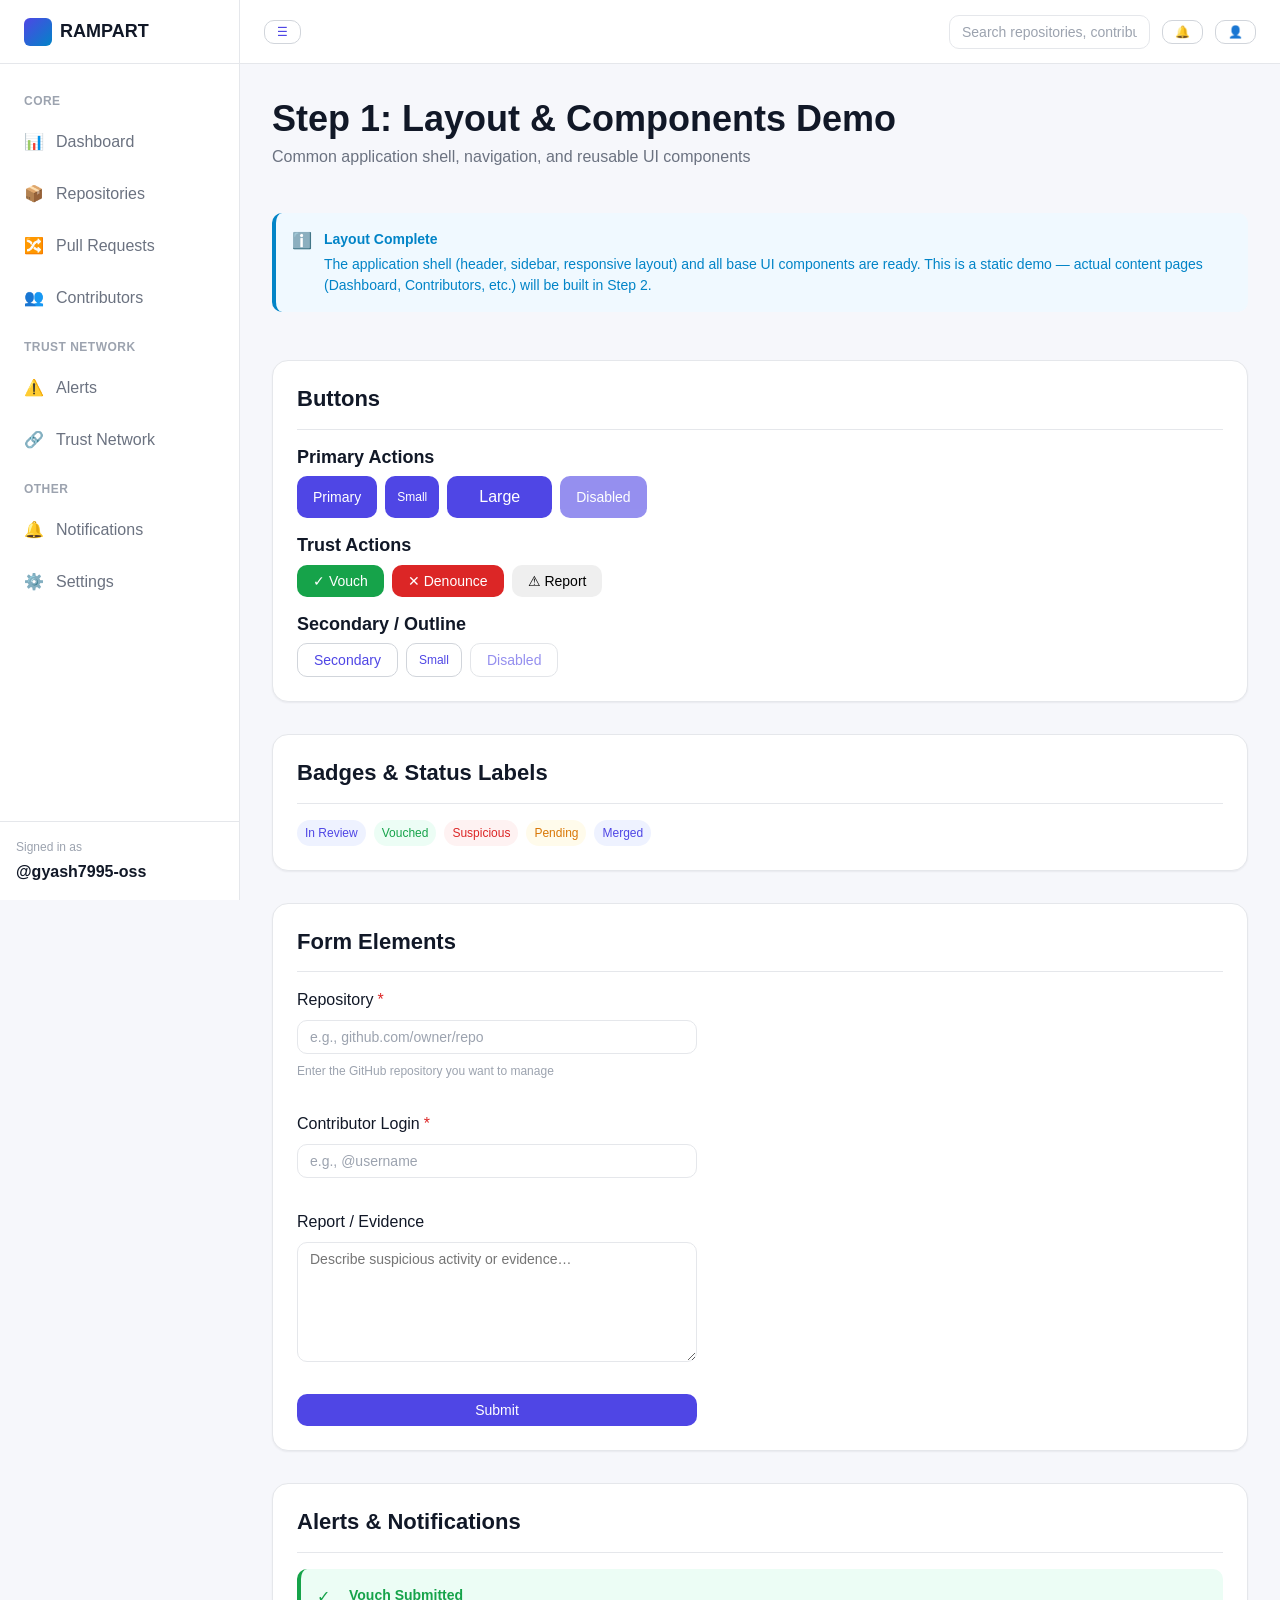
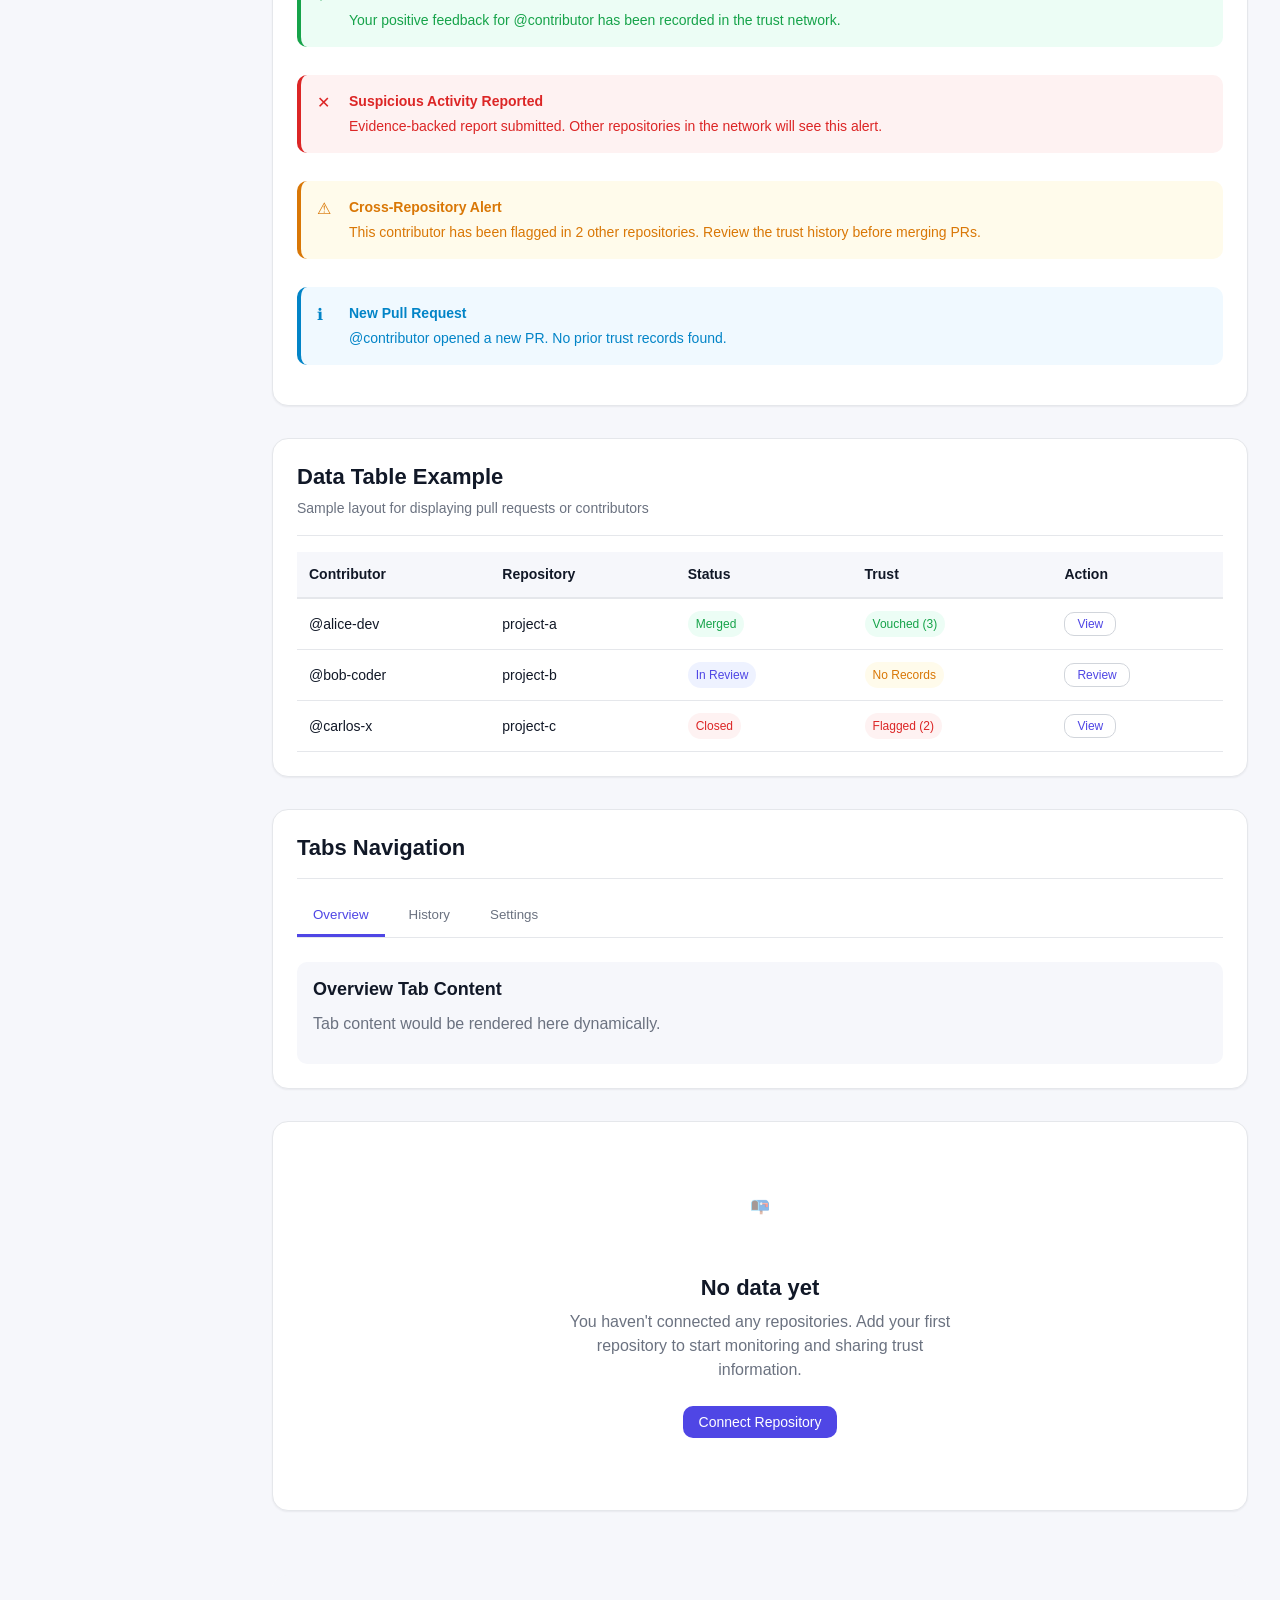
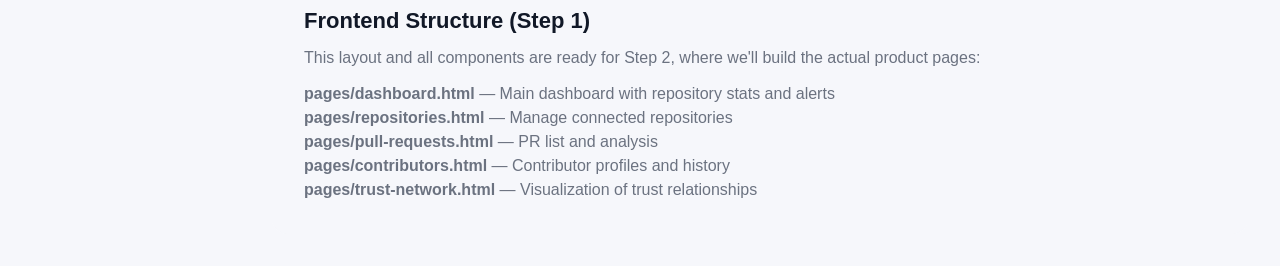
<file: index.html>
<!DOCTYPE html>
<html lang="en">
  <head>
    <meta charset="UTF-8" />
    <meta name="viewport" content="width=device-width, initial-scale=1.0" />
    <title>RAMPART — Decentralized Trust Network for Open Source</title>

    <!-- Design system: variables and base styles -->
    <link rel="stylesheet" href="css/variables.css" />
    <link rel="stylesheet" href="css/base.css" />
    <link rel="stylesheet" href="css/layout.css" />
    <link rel="stylesheet" href="css/components.css" />

    <link rel="icon" type="image/svg+xml" href="data:image/svg+xml,<svg xmlns='http://www.w3.org/2000/svg' viewBox='0 0 100 100'><rect fill='%234f46e5' width='100' height='100' rx='20'/><text x='50' y='65' font-size='60' font-weight='bold' text-anchor='middle' fill='white'>R</text></svg>" />
  </head>

  <body>
    <!-- Application Shell: Header, Sidebar, Main Content -->
    <div class="app-shell" data-page="layout-demo">
      <!-- ================================================================
           SIDEBAR / Navigation
           ================================================================ -->
      <aside class="app-sidebar">
        <!-- Brand -->
        <div class="app-sidebar__brand">
          <div class="app-sidebar__brand-mark"></div>
          <div class="app-sidebar__brand-name">RAMPART</div>
        </div>

        <!-- Main Navigation -->
        <nav class="app-sidebar__nav">
          <!-- Core Features -->
          <div class="app-sidebar__section-label">Core</div>
          <a href="pages/dashboard.html" class="nav-link is-active" data-page="dashboard">
            <span class="nav-link__icon">📊</span>
            <span class="nav-link__label">Dashboard</span>
          </a>
          <a href="pages/repositories.html" class="nav-link" data-page="repositories">
            <span class="nav-link__icon">📦</span>
            <span class="nav-link__label">Repositories</span>
          </a>
          <a href="pages/pull-requests.html" class="nav-link" data-page="pull-requests">
            <span class="nav-link__icon">🔀</span>
            <span class="nav-link__label">Pull Requests</span>
          </a>
          <a href="pages/contributors.html" class="nav-link" data-page="contributors">
            <span class="nav-link__icon">👥</span>
            <span class="nav-link__label">Contributors</span>
          </a>

          <!-- Trust Actions -->
          <div class="app-sidebar__section-label">Trust Network</div>
          <a href="pages/alerts.html" class="nav-link" data-page="alerts">
            <span class="nav-link__icon">⚠️</span>
            <span class="nav-link__label">Alerts</span>
          </a>
          <a href="pages/trust-network.html" class="nav-link" data-page="trust-network">
            <span class="nav-link__icon">🔗</span>
            <span class="nav-link__label">Trust Network</span>
          </a>

          <!-- Settings -->
          <div class="app-sidebar__section-label">Other</div>
          <a href="pages/notifications.html" class="nav-link" data-page="notifications">
            <span class="nav-link__icon">🔔</span>
            <span class="nav-link__label">Notifications</span>
          </a>
          <a href="#settings" class="nav-link" data-page="settings">
            <span class="nav-link__icon">⚙️</span>
            <span class="nav-link__label">Settings</span>
          </a>
        </nav>

        <!-- Sidebar Footer (User Info / Logout) -->
        <div class="app-sidebar__footer">
          <div style="font-size: var(--font-size-xs); color: var(--color-text-muted);">
            Signed in as
          </div>
          <div style="font-weight: var(--font-weight-semibold); margin-top: var(--space-1);">
            @gyash7995-oss
          </div>
        </div>
      </aside>

      <!-- ================================================================
           HEADER / Top Bar
           ================================================================ -->
      <header class="app-header">
        <div class="app-header__left">
          <button class="btn btn-secondary btn-sm app-header__menu-toggle" title="Toggle menu">
            ☰
          </button>
        </div>

        <div class="app-header__right">
          <input
            type="text"
            class="form-input app-header__search"
            placeholder="Search repositories, contributors…"
            aria-label="Search"
          />
          <button class="btn btn-secondary btn-sm" title="Notifications">
            🔔
          </button>
          <button class="btn btn-secondary btn-sm" title="Profile">
            👤
          </button>
        </div>
      </header>

      <!-- ================================================================
           MAIN CONTENT AREA
           ================================================================ -->
      <main class="app-main">
        <div class="app-main__inner">
          <!-- Page Header -->
          <div class="page-header">
            <div class="page-header__title">
              <h1>Step 1: Layout & Components Demo</h1>
              <p class="text-secondary">
                Common application shell, navigation, and reusable UI components
              </p>
            </div>
          </div>

          <!-- Info Alert -->
          <div class="alert alert-info">
            <div class="alert__icon">ℹ️</div>
            <div class="alert__content">
              <div class="alert__title">Layout Complete</div>
              <div class="alert__message">
                The application shell (header, sidebar, responsive layout) and
                all base UI components are ready. This is a static demo — actual
                content pages (Dashboard, Contributors, etc.) will be built in
                Step 2.
              </div>
            </div>
          </div>

          <!-- Component Showcase: Buttons -->
          <section class="card">
            <div class="card__header">
              <h2 class="card__title">Buttons</h2>
            </div>

            <div style="display: grid; gap: var(--space-4);">
              <div>
                <h4 style="margin-bottom: var(--space-2);">Primary Actions</h4>
                <div style="display: flex; gap: var(--space-2); flex-wrap: wrap;">
                  <button class="btn btn-primary">Primary</button>
                  <button class="btn btn-primary btn-sm">Small</button>
                  <button class="btn btn-primary btn-lg">Large</button>
                  <button class="btn btn-primary" disabled>Disabled</button>
                </div>
              </div>

              <div>
                <h4 style="margin-bottom: var(--space-2);">Trust Actions</h4>
                <div style="display: flex; gap: var(--space-2); flex-wrap: wrap;">
                  <button class="btn btn-success">✓ Vouch</button>
                  <button class="btn btn-danger">✕ Denounce</button>
                  <button class="btn btn-warning">⚠ Report</button>
                </div>
              </div>

              <div>
                <h4 style="margin-bottom: var(--space-2);">Secondary / Outline</h4>
                <div style="display: flex; gap: var(--space-2); flex-wrap: wrap;">
                  <button class="btn btn-secondary">Secondary</button>
                  <button class="btn btn-secondary btn-sm">Small</button>
                  <button class="btn btn-secondary" disabled>Disabled</button>
                </div>
              </div>
            </div>
          </section>

          <!-- Component Showcase: Badges -->
          <section class="card">
            <div class="card__header">
              <h2 class="card__title">Badges & Status Labels</h2>
            </div>

            <div style="display: flex; gap: var(--space-2); flex-wrap: wrap;">
              <span class="badge badge-primary">In Review</span>
              <span class="badge badge-success">Vouched</span>
              <span class="badge badge-danger">Suspicious</span>
              <span class="badge badge-warning">Pending</span>
              <span class="badge badge-primary">Merged</span>
            </div>
          </section>

          <!-- Component Showcase: Form Elements -->
          <section class="card">
            <div class="card__header">
              <h2 class="card__title">Form Elements</h2>
            </div>

            <div style="max-width: 400px; display: grid; gap: var(--space-4);">
              <div class="form-group">
                <label class="form-label required">Repository</label>
                <input
                  type="text"
                  class="form-input"
                  placeholder="e.g., github.com/owner/repo"
                />
                <div class="form-help">
                  Enter the GitHub repository you want to manage
                </div>
              </div>

              <div class="form-group">
                <label class="form-label required">Contributor Login</label>
                <input
                  type="text"
                  class="form-input"
                  placeholder="e.g., @username"
                />
              </div>

              <div class="form-group">
                <label class="form-label">Report / Evidence</label>
                <textarea
                  class="form-textarea"
                  placeholder="Describe suspicious activity or evidence…"
                ></textarea>
              </div>

              <button class="btn btn-primary">Submit</button>
            </div>
          </section>

          <!-- Component Showcase: Alerts -->
          <section class="card">
            <div class="card__header">
              <h2 class="card__title">Alerts & Notifications</h2>
            </div>

            <div style="display: grid; gap: var(--space-3);">
              <div class="alert alert-success">
                <div class="alert__icon">✓</div>
                <div class="alert__content">
                  <div class="alert__title">Vouch Submitted</div>
                  <div class="alert__message">
                    Your positive feedback for @contributor has been recorded
                    in the trust network.
                  </div>
                </div>
              </div>

              <div class="alert alert-danger">
                <div class="alert__icon">✕</div>
                <div class="alert__content">
                  <div class="alert__title">Suspicious Activity Reported</div>
                  <div class="alert__message">
                    Evidence-backed report submitted. Other repositories in the
                    network will see this alert.
                  </div>
                </div>
              </div>

              <div class="alert alert-warning">
                <div class="alert__icon">⚠</div>
                <div class="alert__content">
                  <div class="alert__title">Cross-Repository Alert</div>
                  <div class="alert__message">
                    This contributor has been flagged in 2 other repositories.
                    Review the trust history before merging PRs.
                  </div>
                </div>
              </div>

              <div class="alert alert-info">
                <div class="alert__icon">ℹ</div>
                <div class="alert__content">
                  <div class="alert__title">New Pull Request</div>
                  <div class="alert__message">
                    @contributor opened a new PR. No prior trust records found.
                  </div>
                </div>
              </div>
            </div>
          </section>

          <!-- Component Showcase: Tables (data layout) -->
          <section class="card">
            <div class="card__header">
              <h2 class="card__title">Data Table Example</h2>
              <p class="card__subtitle">
                Sample layout for displaying pull requests or contributors
              </p>
            </div>

            <table class="table">
              <thead>
                <tr>
                  <th>Contributor</th>
                  <th>Repository</th>
                  <th>Status</th>
                  <th>Trust</th>
                  <th>Action</th>
                </tr>
              </thead>
              <tbody>
                <tr>
                  <td>@alice-dev</td>
                  <td>project-a</td>
                  <td><span class="badge badge-success">Merged</span></td>
                  <td>
                    <span class="badge badge-success">Vouched (3)</span>
                  </td>
                  <td>
                    <button class="btn btn-secondary btn-sm">View</button>
                  </td>
                </tr>
                <tr>
                  <td>@bob-coder</td>
                  <td>project-b</td>
                  <td><span class="badge badge-primary">In Review</span></td>
                  <td><span class="badge badge-warning">No Records</span></td>
                  <td>
                    <button class="btn btn-secondary btn-sm">Review</button>
                  </td>
                </tr>
                <tr>
                  <td>@carlos-x</td>
                  <td>project-c</td>
                  <td><span class="badge badge-danger">Closed</span></td>
                  <td>
                    <span class="badge badge-danger">Flagged (2)</span>
                  </td>
                  <td>
                    <button class="btn btn-secondary btn-sm">View</button>
                  </td>
                </tr>
              </tbody>
            </table>
          </section>

          <!-- Component Showcase: Tabs -->
          <section class="card">
            <div class="card__header">
              <h2 class="card__title">Tabs Navigation</h2>
            </div>

            <div class="tabs">
              <button class="tabs__tab is-active" data-tab="overview">Overview</button>
              <button class="tabs__tab" data-tab="history">History</button>
              <button class="tabs__tab" data-tab="settings">Settings</button>
            </div>

            <div style="padding: var(--space-4); background-color: var(--color-bg); border-radius: var(--radius-md);">
              <h4>Overview Tab Content</h4>
              <p>Tab content would be rendered here dynamically.</p>
            </div>
          </section>

          <!-- Component Showcase: Empty State -->
          <section class="card">
            <div class="empty-state">
              <div class="empty-state__icon">📭</div>
              <h3 class="empty-state__title">No data yet</h3>
              <p class="empty-state__message">
                You haven't connected any repositories. Add your first
                repository to start monitoring and sharing trust information.
              </p>
              <button class="btn btn-primary empty-state__action">
                Connect Repository
              </button>
            </div>
          </section>

          <!-- Documentation Footer -->
          <section style="padding: var(--space-6); background-color: var(--color-bg); border-radius: var(--radius-lg); margin-top: var(--space-6);">
            <h3>Frontend Structure (Step 1)</h3>
            <p class="text-secondary">
              This layout and all components are ready for Step 2, where we'll
              build the actual product pages:
            </p>
            <ul style="color: var(--color-text-secondary); margin-top: var(--space-3);">
              <li>
                <strong>pages/dashboard.html</strong> — Main dashboard with
                repository stats and alerts
              </li>
              <li>
                <strong>pages/repositories.html</strong> — Manage connected
                repositories
              </li>
              <li>
                <strong>pages/pull-requests.html</strong> — PR list and analysis
              </li>
              <li>
                <strong>pages/contributors.html</strong> — Contributor profiles
                and history
              </li>
              <li>
                <strong>pages/trust-network.html</strong> — Visualization of
                trust relationships
              </li>
            </ul>
          </section>
        </div>
      </main>
    </div>

    <!-- Overlay for mobile nav -->
    <div class="app-overlay"></div>

    <!-- Main application script -->
    <script src="js/app.js"></script>
  </body>
</html>
</file>
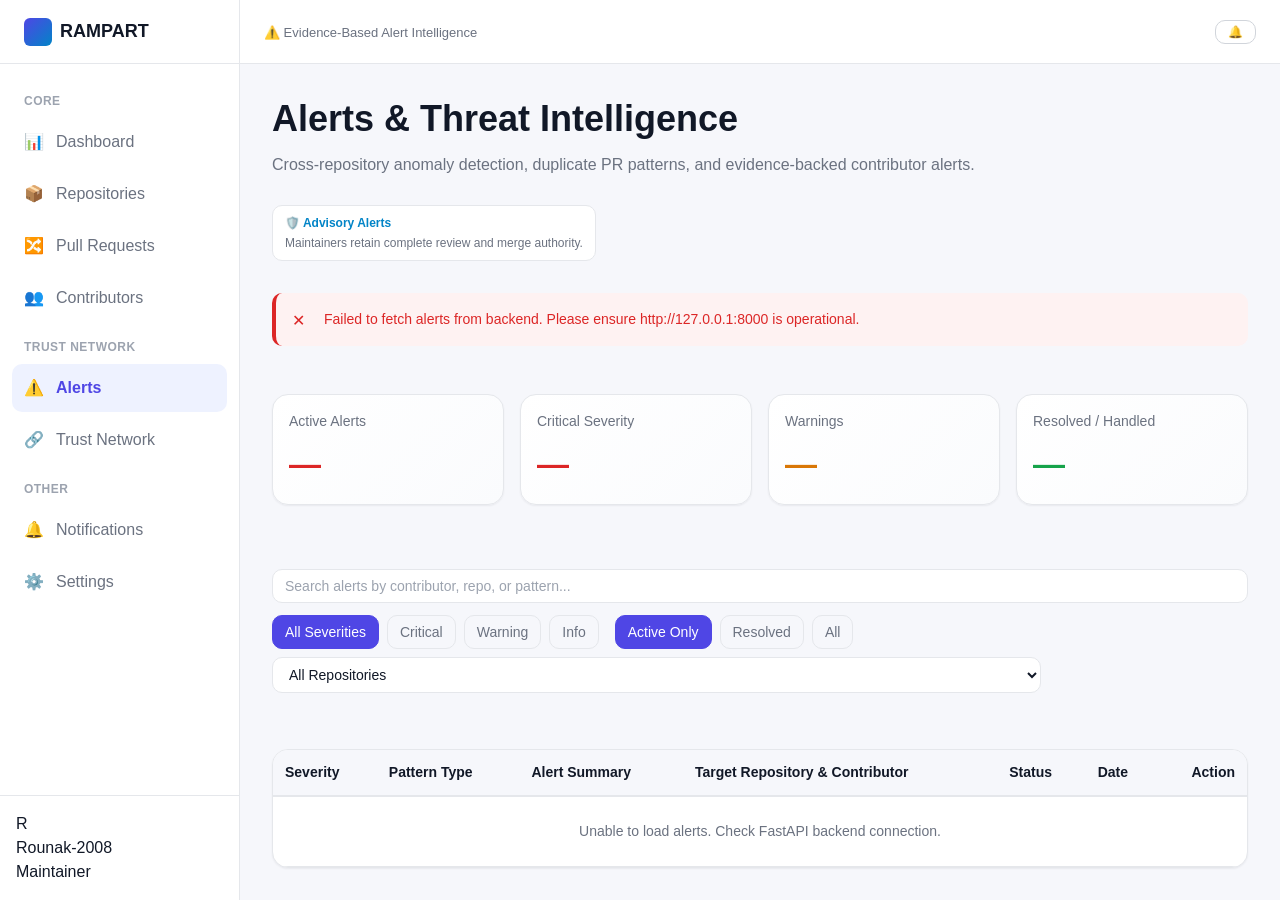
<file: pages/alerts.html>
<!DOCTYPE html>
<html lang="en">
  <head>
    <meta charset="UTF-8" />
    <meta name="viewport" content="width=device-width, initial-scale=1.0" />
    <title>Alerts — RAMPART</title>

    <!-- Design system -->
    <link rel="stylesheet" href="../css/variables.css" />
    <link rel="stylesheet" href="../css/base.css" />
    <link rel="stylesheet" href="../css/layout.css" />
    <link rel="stylesheet" href="../css/components.css" />

    <!-- Page-specific styles -->
    <style>
      .alerts-overview-grid {
        display: grid;
        grid-template-columns: repeat(auto-fit, minmax(220px, 1fr));
        gap: var(--space-4);
        margin-bottom: var(--space-6);
      }

      .alert-stat-card {
        background: linear-gradient(135deg, var(--color-surface) 0%, #fafbfd 100%);
        border: 1px solid var(--color-border);
        border-radius: var(--radius-lg);
        padding: var(--space-4);
        box-shadow: var(--shadow-sm);
        transition: all var(--transition-base);
      }

      .alert-stat-card:hover {
        box-shadow: var(--shadow-md);
        border-color: var(--color-primary);
      }

      .alert-stat-card__label {
        font-size: var(--font-size-sm);
        color: var(--color-text-secondary);
        font-weight: var(--font-weight-medium);
        margin-bottom: var(--space-2);
      }

      .alert-stat-card__value {
        font-size: 2rem;
        font-weight: var(--font-weight-bold);
        color: var(--color-text-primary);
      }

      /* Controls */
      .alerts-controls {
        display: flex;
        gap: var(--space-3);
        margin-bottom: var(--space-5);
        flex-wrap: wrap;
        align-items: center;
      }

      .alerts-search {
        flex: 1;
        min-width: 240px;
      }

      .alerts-filters {
        display: flex;
        gap: var(--space-2);
        flex-wrap: wrap;
      }

      .filter-btn {
        padding: var(--space-2) var(--space-3);
        background: transparent;
        border: 1px solid var(--color-border);
        border-radius: var(--radius-md);
        font-size: var(--font-size-sm);
        cursor: pointer;
        transition: all var(--transition-fast);
        color: var(--color-text-secondary);
      }

      .filter-btn:hover {
        border-color: var(--color-primary);
        color: var(--color-primary);
        background-color: var(--color-primary-light);
      }

      .filter-btn.active {
        background-color: var(--color-primary);
        border-color: var(--color-primary);
        color: white;
      }

      /* Alerts Table */
      .alerts-table-container {
        background: var(--color-surface);
        border: 1px solid var(--color-border);
        border-radius: var(--radius-lg);
        overflow-x: auto;
        box-shadow: var(--shadow-sm);
        -webkit-overflow-scrolling: touch;
      }

      #alerts-table {
        width: 100%;
        min-width: 700px;
      }

      .severity-badge {
        display: inline-flex;
        align-items: center;
        gap: 6px;
        padding: 4px 10px;
        border-radius: var(--radius-full);
        font-size: var(--font-size-xs);
        font-weight: var(--font-weight-bold);
        text-transform: uppercase;
        letter-spacing: 0.03em;
      }

      .severity-critical, .severity-high {
        background: #fee2e2;
        color: #b91c1c;
        border: 1px solid #fecaca;
      }

      .severity-warning, .severity-medium {
        background: #fef3c7;
        color: #b45309;
        border: 1px solid #fde68a;
      }

      .severity-info, .severity-low {
        background: #e0f2fe;
        color: #0369a1;
        border: 1px solid #bae6fd;
      }

      .alert-msg-cell {
        max-width: 380px;
      }

      .alert-msg-title {
        font-weight: var(--font-weight-semibold);
        color: var(--color-text-primary);
        line-height: 1.35;
      }

      .alert-msg-desc {
        font-size: var(--font-size-xs);
        color: var(--color-text-secondary);
        margin-top: 3px;
        white-space: nowrap;
        overflow: hidden;
        text-overflow: ellipsis;
      }

      /* Modal */
      .modal {
        display: none;
        position: fixed;
        inset: 0;
        background: rgba(17, 24, 39, 0.55);
        z-index: var(--z-overlay);
        align-items: center;
        justify-content: center;
        padding: var(--space-4);
      }

      .modal.open {
        display: flex;
      }

      .modal__content {
        background: var(--color-surface);
        border-radius: var(--radius-lg);
        padding: var(--space-6);
        max-width: 600px;
        width: 100%;
        max-height: 90vh;
        overflow-y: auto;
        box-shadow: var(--shadow-lg);
        animation: slideUp 0.2s ease;
      }

      @keyframes slideUp {
        from { transform: translateY(20px); opacity: 0; }
        to { transform: translateY(0); opacity: 1; }
      }

      .alert-detail-row {
        margin-bottom: var(--space-3);
      }

      .alert-detail-label {
        font-size: var(--font-size-xs);
        font-weight: var(--font-weight-semibold);
        color: var(--color-text-secondary);
        text-transform: uppercase;
        margin-bottom: 2px;
      }

      .alert-detail-value {
        font-size: var(--font-size-sm);
        color: var(--color-text-primary);
        line-height: 1.45;
      }

      .evidence-box {
        background: #f8fafc;
        border: 1px solid #e2e8f0;
        border-radius: var(--radius-md);
        padding: var(--space-3);
        font-size: var(--font-size-xs);
        color: var(--color-text-primary);
        line-height: 1.5;
        word-break: break-all;
      }
    </style>
  </head>

  <body>
    <div class="app-shell" data-page="alerts">
      <!-- Sidebar -->
      <aside class="app-sidebar">
        <div class="app-sidebar__brand">
          <div class="app-sidebar__brand-mark"></div>
          <div class="app-sidebar__brand-name">RAMPART</div>
        </div>

        <nav class="app-sidebar__nav">
          <div class="app-sidebar__section-label">Core</div>
          <a href="dashboard.html" class="nav-link" data-page="dashboard">
            <span class="nav-link__icon">📊</span>
            <span class="nav-link__label">Dashboard</span>
          </a>
          <a href="repositories.html" class="nav-link" data-page="repositories">
            <span class="nav-link__icon">📦</span>
            <span class="nav-link__label">Repositories</span>
          </a>
          <a href="pull-requests.html" class="nav-link" data-page="pull-requests">
            <span class="nav-link__icon">🔀</span>
            <span class="nav-link__label">Pull Requests</span>
          </a>
          <a href="contributors.html" class="nav-link" data-page="contributors">
            <span class="nav-link__icon">👥</span>
            <span class="nav-link__label">Contributors</span>
          </a>

          <div class="app-sidebar__section-label">Trust Network</div>
          <a href="alerts.html" class="nav-link is-active" data-page="alerts">
            <span class="nav-link__icon">⚠️</span>
            <span class="nav-link__label">Alerts</span>
          </a>
          <a href="trust-network.html" class="nav-link" data-page="trust-network">
            <span class="nav-link__icon">🔗</span>
            <span class="nav-link__label">Trust Network</span>
          </a>

          <div class="app-sidebar__section-label">Other</div>
          <a href="notifications.html" class="nav-link" data-page="notifications">
            <span class="nav-link__icon">🔔</span>
            <span class="nav-link__label">Notifications</span>
          </a>
          <a href="#settings" class="nav-link" data-page="settings">
            <span class="nav-link__icon">⚙️</span>
            <span class="nav-link__label">Settings</span>
          </a>
        </nav>

        <div class="app-sidebar__footer">
          <div class="user-profile">
            <div class="user-profile__avatar">R</div>
            <div class="user-profile__info">
              <div class="user-profile__name">Rounak-2008</div>
              <div class="user-profile__role">Maintainer</div>
            </div>
          </div>
        </div>
      </aside>

      <!-- Header -->
      <header class="app-header">
        <button class="app-header__menu-toggle" aria-label="Toggle navigation">
          <span></span>
          <span></span>
          <span></span>
        </button>

        <div class="app-header__search">
          <span style="color: var(--color-text-secondary); font-size: 13px;">⚠️ Evidence-Based Alert Intelligence</span>
        </div>

        <div class="app-header__actions">
          <button class="btn btn-secondary btn-sm" id="header-btn-notifications" title="Notifications" style="position: relative;">
            🔔 <span id="header-notif-badge" style="display: none; position: absolute; top: -5px; right: -5px; background: var(--color-danger); color: white; border-radius: 10px; font-size: 10px; padding: 1px 5px; font-weight: bold;"></span>
          </button>
        </div>
      </header>

      <!-- Main Content -->
      <main class="app-main">
        <div class="app-main__inner">
          <!-- Page Header -->
          <div class="page-header" style="display: flex; justify-content: space-between; align-items: flex-start; flex-wrap: wrap; gap: var(--space-4);">
            <div>
              <h1 class="page-header__title">Alerts & Threat Intelligence</h1>
              <p class="text-secondary">
                Cross-repository anomaly detection, duplicate PR patterns, and evidence-backed contributor alerts.
              </p>
            </div>
            <div style="font-size: var(--font-size-xs); background: var(--color-surface); border: 1px solid var(--color-border); padding: 8px 12px; border-radius: var(--radius-md);">
              <span style="color: var(--color-info); font-weight: bold;">🛡️ Advisory Alerts</span>
              <span style="display: block; color: var(--color-text-secondary); margin-top: 2px;">Maintainers retain complete review and merge authority.</span>
            </div>
          </div>

          <!-- Overview Cards -->
          <div class="alerts-overview-grid" id="overview-container">
            <div class="alert-stat-card">
              <div class="alert-stat-card__label">Active Alerts</div>
              <div class="alert-stat-card__value" id="stat-active" style="color: var(--color-danger);">—</div>
            </div>
            <div class="alert-stat-card">
              <div class="alert-stat-card__label">Critical Severity</div>
              <div class="alert-stat-card__value" id="stat-critical" style="color: var(--color-danger);">—</div>
            </div>
            <div class="alert-stat-card">
              <div class="alert-stat-card__label">Warnings</div>
              <div class="alert-stat-card__value" id="stat-warning" style="color: var(--color-warning);">—</div>
            </div>
            <div class="alert-stat-card">
              <div class="alert-stat-card__label">Resolved / Handled</div>
              <div class="alert-stat-card__value" id="stat-resolved" style="color: var(--color-success);">—</div>
            </div>
          </div>

          <!-- Controls: Search & Filters -->
          <div class="alerts-controls">
            <div class="alerts-search">
              <input
                type="text"
                id="search-alerts"
                class="form-input"
                placeholder="Search alerts by contributor, repo, or pattern..."
              />
            </div>

            <div class="alerts-filters">
              <div style="display: flex; gap: var(--space-2); align-items: center; flex-wrap: wrap;">
                <button class="filter-btn active" data-filter-type="severity" data-value="all">All Severities</button>
                <button class="filter-btn" data-filter-type="severity" data-value="critical">Critical</button>
                <button class="filter-btn" data-filter-type="severity" data-value="warning">Warning</button>
                <button class="filter-btn" data-filter-type="severity" data-value="info">Info</button>
              </div>

              <div style="display: flex; gap: var(--space-2); align-items: center; margin-left: var(--space-2); flex-wrap: wrap;">
                <button class="filter-btn active" data-filter-type="status" data-value="active">Active Only</button>
                <button class="filter-btn" data-filter-type="status" data-value="resolved">Resolved</button>
                <button class="filter-btn" data-filter-type="status" data-value="all">All</button>
              </div>

              <select id="repo-filter-select" class="form-select" style="min-width: 180px; padding: var(--space-2) var(--space-3); font-size: var(--font-size-sm);">
                <option value="">All Repositories</option>
              </select>
            </div>
          </div>

          <!-- Alerts Table -->
          <div class="alerts-table-container">
            <table class="table" id="alerts-table">
              <thead>
                <tr>
                  <th>Severity</th>
                  <th>Pattern Type</th>
                  <th>Alert Summary</th>
                  <th>Target Repository & Contributor</th>
                  <th>Status</th>
                  <th>Date</th>
                  <th style="text-align: right;">Action</th>
                </tr>
              </thead>
              <tbody id="alerts-tbody">
                <tr>
                  <td colspan="7" style="text-align: center; padding: var(--space-5); color: var(--color-text-secondary);">
                    <div class="loading-spinner" style="display: inline-block;"></div> Loading alerts from RAMPART intelligence engine...
                  </td>
                </tr>
              </tbody>
            </table>

            <!-- Empty State -->
            <div class="empty-state" id="empty-state" style="display: none; padding: var(--space-7); text-align: center;">
              <div style="font-size: 2.5rem; margin-bottom: var(--space-3);">🛡️</div>
              <div style="font-weight: var(--font-weight-semibold); margin-bottom: var(--space-1);">No alerts match your filter</div>
              <div style="color: var(--color-text-secondary); font-size: var(--font-size-sm);">
                All repositories in this view are in healthy standing.
              </div>
            </div>
          </div>
        </div>
      </main>
    </div>

    <!-- Overlay -->
    <div class="app-overlay"></div>

    <!-- Alert Details Modal -->
    <div class="modal" id="alert-modal">
      <div class="modal__content">
        <div style="display: flex; justify-content: space-between; align-items: center; padding-bottom: var(--space-3); border-bottom: 1px solid var(--color-border); margin-bottom: var(--space-4);">
          <div style="display: flex; align-items: center; gap: 8px;">
            <span id="modal-severity-badge" class="severity-badge">—</span>
            <h2 id="modal-title" style="margin: 0; font-size: 1.15rem;">Alert Details</h2>
          </div>
          <button class="action-btn" id="modal-close-x" style="font-size: 1.2rem;">✕</button>
        </div>

        <div class="alert-detail-row">
          <div class="alert-detail-label">Pattern Type</div>
          <div class="alert-detail-value" id="modal-pattern-type">—</div>
        </div>

        <div class="alert-detail-row">
          <div class="alert-detail-label">Message</div>
          <div class="alert-detail-value" id="modal-message" style="font-weight: var(--font-weight-medium);">—</div>
        </div>

        <div style="display: grid; grid-template-columns: 1fr 1fr; gap: var(--space-3); margin-bottom: var(--space-3);">
          <div>
            <div class="alert-detail-label">Affected Repository</div>
            <div class="alert-detail-value" id="modal-repo">—</div>
          </div>
          <div>
            <div class="alert-detail-label">Flagged Contributor</div>
            <div class="alert-detail-value" id="modal-contributor">—</div>
          </div>
        </div>

        <div class="alert-detail-row" id="modal-pr-row">
          <div class="alert-detail-label">Associated Pull Request</div>
          <div class="alert-detail-value" id="modal-pr">—</div>
        </div>

        <div class="alert-detail-row">
          <div class="alert-detail-label">Verifiable Evidence Details</div>
          <div class="evidence-box" id="modal-evidence">—</div>
        </div>

        <div class="alert-detail-row">
          <div class="alert-detail-label">Resolution Status</div>
          <div class="alert-detail-value" id="modal-resolution-info">—</div>
        </div>

        <div style="display: flex; gap: var(--space-3); justify-content: flex-end; margin-top: var(--space-5); border-top: 1px solid var(--color-border); padding-top: var(--space-4);">
          <button class="btn btn-secondary btn-sm" id="modal-close-btn">Close</button>
          <button class="btn btn-success btn-sm" id="modal-resolve-btn">✓ Mark as Resolved</button>
        </div>
      </div>
    </div>

    <!-- Scripts -->
    <script src="../js/app.js"></script>
    <script src="alerts.js"></script>
  </body>
</html>
</file>
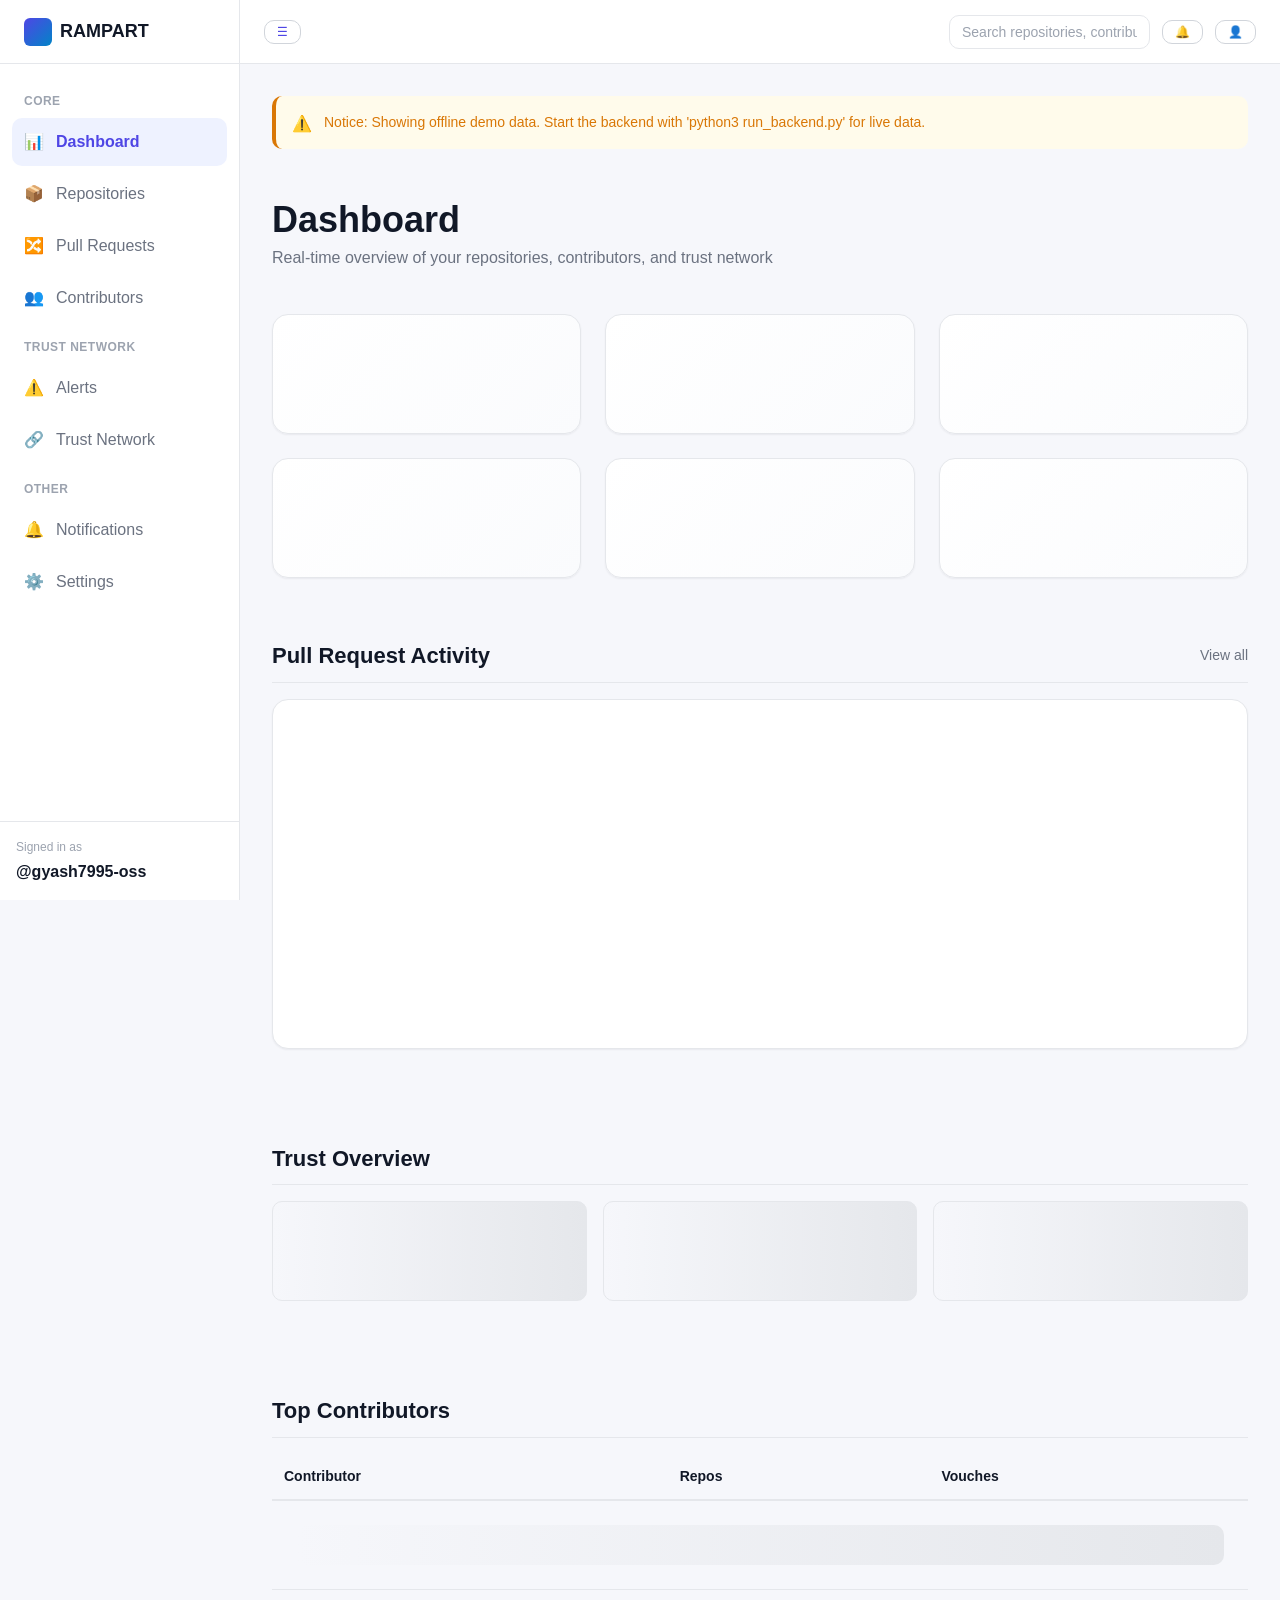
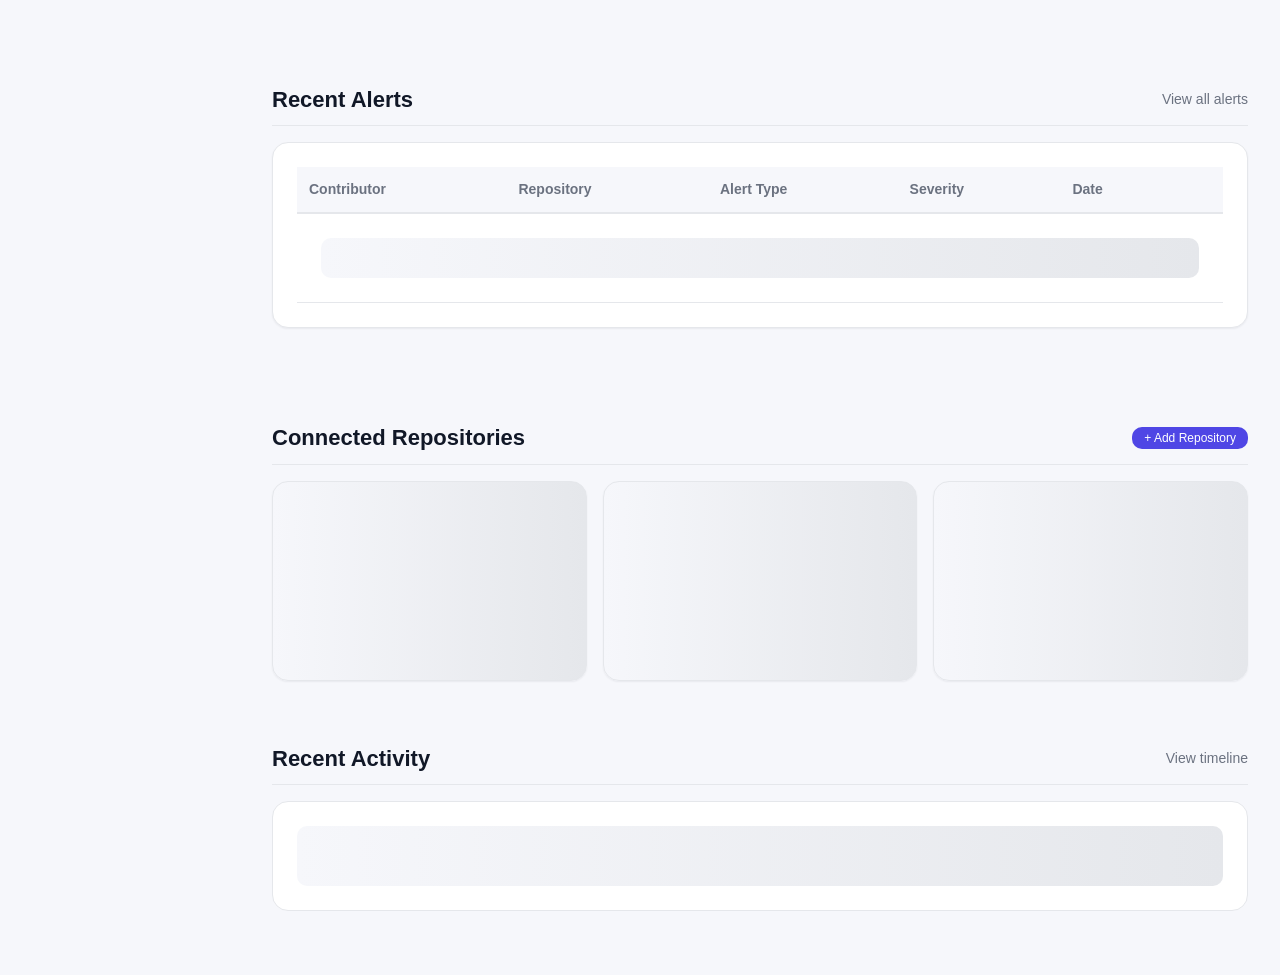
<file: pages/dashboard.html>
<!DOCTYPE html>
<html lang="en">
  <head>
    <meta charset="UTF-8" />
    <meta name="viewport" content="width=device-width, initial-scale=1.0" />
    <title>Dashboard — RAMPART</title>

    <!-- Design system -->
    <link rel="stylesheet" href="../css/variables.css" />
    <link rel="stylesheet" href="../css/base.css" />
    <link rel="stylesheet" href="../css/layout.css" />
    <link rel="stylesheet" href="../css/components.css" />

    <!-- Dashboard-specific styles -->
    <style>
      /* ================================================================
         Dashboard Premium Styling
         ================================================================ */

      /* Overview Cards Grid */
      .metrics-grid {
        display: grid;
        grid-template-columns: repeat(auto-fit, minmax(280px, 1fr));
        gap: var(--space-5);
        margin-bottom: var(--space-6);
      }

      .metric-card {
        background: linear-gradient(135deg, var(--color-surface) 0%, #fafbfd 100%);
        border: 1px solid var(--color-border);
        border-radius: var(--radius-lg);
        padding: var(--space-5);
        box-shadow: var(--shadow-sm);
        transition: all var(--transition-base);
        display: flex;
        flex-direction: column;
        gap: var(--space-3);
      }

      .metric-card:hover {
        box-shadow: var(--shadow-md);
        border-color: var(--color-primary);
        transform: translateY(-2px);
      }

      .metric-label {
        font-size: var(--font-size-sm);
        color: var(--color-text-secondary);
        font-weight: var(--font-weight-medium);
        text-transform: uppercase;
        letter-spacing: 0.04em;
      }

      .metric-value {
        font-size: 2.5rem;
        font-weight: var(--font-weight-bold);
        color: var(--color-text-primary);
        line-height: 1;
      }

      .metric-change {
        font-size: var(--font-size-xs);
        color: var(--color-success);
        display: flex;
        align-items: center;
        gap: var(--space-1);
      }

      .metric-change.negative {
        color: var(--color-warning);
      }

      /* Section Headers */
      .dashboard-section {
        margin-bottom: var(--space-6);
      }

      .section-header {
        display: flex;
        justify-content: space-between;
        align-items: center;
        margin-bottom: var(--space-4);
        padding-bottom: var(--space-3);
        border-bottom: 1px solid var(--color-border);
      }

      .section-header h2 {
        margin: 0;
        font-size: var(--font-size-lg);
      }

      .section-header-action {
        font-size: var(--font-size-sm);
      }

      /* Chart Container */
      .chart-container {
        background: var(--color-surface);
        border: 1px solid var(--color-border);
        border-radius: var(--radius-lg);
        padding: var(--space-5);
        box-shadow: var(--shadow-sm);
        margin-bottom: var(--space-6);
        overflow-x: auto;
        -webkit-overflow-scrolling: touch;
      }

      .chart-canvas {
        width: 100%;
        height: 300px;
        position: relative;
      }

      /* Bar Chart (SVG) */
      .bar-chart {
        width: 100%;
        height: 300px;
      }

      .bar-chart__bar {
        transition: all var(--transition-base);
      }

      .bar-chart__bar:hover {
        opacity: 0.8;
      }

      .bar-chart__label {
        font-size: 12px;
        fill: var(--color-text-secondary);
      }

      .bar-chart__tooltip {
        position: absolute;
        background: var(--color-text-primary);
        color: white;
        padding: var(--space-2) var(--space-3);
        border-radius: var(--radius-md);
        font-size: var(--font-size-xs);
        pointer-events: none;
        opacity: 0;
        transition: opacity var(--transition-fast);
      }

      /* Trust Overview Grid */
      .trust-grid {
        display: grid;
        grid-template-columns: repeat(auto-fit, minmax(200px, 1fr));
        gap: var(--space-4);
        margin-bottom: var(--space-6);
      }

      .trust-stat {
        background: var(--color-surface);
        border: 1px solid var(--color-border);
        border-radius: var(--radius-md);
        padding: var(--space-4);
        text-align: center;
      }

      .trust-stat__number {
        font-size: 2rem;
        font-weight: var(--font-weight-bold);
        color: var(--color-primary);
      }

      .trust-stat__label {
        font-size: var(--font-size-sm);
        color: var(--color-text-secondary);
        margin-top: var(--space-1);
      }

      /* Alerts Table */
      .alerts-table {
        width: 100%;
        border-collapse: collapse;
      }

      .alerts-table tr {
        border-bottom: 1px solid var(--color-border);
        transition: background-color var(--transition-fast);
      }

      .alerts-table tbody tr:hover {
        background-color: var(--color-bg);
      }

      .alerts-table th {
        text-align: left;
        padding: var(--space-3);
        background-color: var(--color-bg);
        font-weight: var(--font-weight-semibold);
        font-size: var(--font-size-sm);
        color: var(--color-text-secondary);
        border-bottom: 2px solid var(--color-border);
      }

      .alerts-table td {
        padding: var(--space-3);
        font-size: var(--font-size-sm);
      }

      .alert-contributor {
        font-weight: var(--font-weight-medium);
        color: var(--color-primary);
      }

      .alert-severity {
        display: inline-block;
        padding: var(--space-1) var(--space-2);
        border-radius: var(--radius-full);
        font-size: var(--font-size-xs);
        font-weight: var(--font-weight-semibold);
      }

      .alert-severity.critical {
        background-color: var(--color-danger-light);
        color: var(--color-danger);
      }

      .alert-severity.high {
        background-color: #fef3c7;
        color: #d97706;
      }

      .alert-severity.medium {
        background-color: #dbeafe;
        color: var(--color-info);
      }

      .alert-severity.low {
        background-color: var(--color-success-light);
        color: var(--color-success);
      }

      .alert-row-action {
        cursor: pointer;
        opacity: 0;
        transition: opacity var(--transition-fast);
      }

      .alerts-table tbody tr:hover .alert-row-action {
        opacity: 1;
      }

      /* Repositories Grid */
      .repos-grid {
        display: grid;
        grid-template-columns: repeat(auto-fill, minmax(300px, 1fr));
        gap: var(--space-4);
      }

      .repo-card {
        background: var(--color-surface);
        border: 1px solid var(--color-border);
        border-radius: var(--radius-lg);
        padding: var(--space-4);
        box-shadow: var(--shadow-sm);
        transition: all var(--transition-base);
        display: flex;
        flex-direction: column;
        gap: var(--space-3);
      }

      .repo-card:hover {
        box-shadow: var(--shadow-md);
        border-color: var(--color-primary);
      }

      .repo-header {
        display: flex;
        justify-content: space-between;
        align-items: flex-start;
        gap: var(--space-2);
      }

      .repo-name {
        font-weight: var(--font-weight-semibold);
        font-size: var(--font-size-base);
        color: var(--color-text-primary);
      }

      .repo-owner {
        font-size: var(--font-size-xs);
        color: var(--color-text-secondary);
      }

      .repo-status {
        display: inline-block;
        padding: var(--space-1) var(--space-2);
        background-color: var(--color-success-light);
        color: var(--color-success);
        border-radius: var(--radius-full);
        font-size: var(--font-size-xs);
        font-weight: var(--font-weight-semibold);
      }

      .repo-stats {
        display: grid;
        grid-template-columns: 1fr 1fr;
        gap: var(--space-3);
        padding-top: var(--space-3);
        border-top: 1px solid var(--color-border);
      }

      .repo-stat {
        display: flex;
        flex-direction: column;
        gap: var(--space-1);
      }

      .repo-stat-label {
        font-size: var(--font-size-xs);
        color: var(--color-text-secondary);
      }

      .repo-stat-value {
        font-size: var(--font-size-md);
        font-weight: var(--font-weight-bold);
        color: var(--color-text-primary);
      }

      .repo-sync {
        font-size: var(--font-size-xs);
        color: var(--color-text-muted);
      }

      /* Activity Feed */
      .activity-feed {
        background: var(--color-surface);
        border: 1px solid var(--color-border);
        border-radius: var(--radius-lg);
        overflow: hidden;
      }

      .activity-item {
        padding: var(--space-4);
        border-bottom: 1px solid var(--color-border);
        display: flex;
        gap: var(--space-3);
        align-items: flex-start;
        transition: background-color var(--transition-fast);
      }

      .activity-item:last-child {
        border-bottom: none;
      }

      .activity-item:hover {
        background-color: var(--color-bg);
      }

      .activity-icon {
        width: 32px;
        height: 32px;
        border-radius: var(--radius-full);
        display: flex;
        align-items: center;
        justify-content: center;
        flex-shrink: 0;
        font-size: 16px;
        background-color: var(--color-bg);
      }

      .activity-icon.pr {
        background-color: #dbeafe;
        color: var(--color-info);
      }

      .activity-icon.vouch {
        background-color: var(--color-success-light);
        color: var(--color-success);
      }

      .activity-icon.alert {
        background-color: var(--color-danger-light);
        color: var(--color-danger);
      }

      .activity-content {
        flex: 1;
      }

      .activity-title {
        font-weight: var(--font-weight-semibold);
        color: var(--color-text-primary);
        margin-bottom: var(--space-1);
        font-size: var(--font-size-sm);
      }

      .activity-detail {
        font-size: var(--font-size-sm);
        color: var(--color-text-secondary);
        margin-bottom: var(--space-1);
      }

      .activity-time {
        font-size: var(--font-size-xs);
        color: var(--color-text-muted);
      }

      /* Two-column layout for larger sections */
      .dashboard-row {
        display: grid;
        grid-template-columns: repeat(auto-fit, minmax(500px, 1fr));
        gap: var(--space-6);
        margin-bottom: var(--space-6);
      }

      /* Loading State */
      .skeleton {
        background: linear-gradient(
          90deg,
          var(--color-bg) 0%,
          #e5e7eb 50%,
          var(--color-bg) 100%
        );
        background-size: 200% 100%;
        animation: loading 1.5s infinite;
      }

      @keyframes loading {
        0% {
          background-position: 200% 0;
        }
        100% {
          background-position: -200% 0;
        }
      }

      .skeleton-card {
        height: 120px;
        border-radius: var(--radius-lg);
      }

      .skeleton-text {
        height: 16px;
        border-radius: var(--radius-md);
        margin-bottom: var(--space-2);
      }

      /* Responsive */
      @media (max-width: 767px) {
        .metrics-grid {
          grid-template-columns: 1fr;
        }

        .trust-grid {
          grid-template-columns: repeat(2, 1fr);
        }

        .dashboard-row {
          grid-template-columns: 1fr;
        }

        .repos-grid {
          grid-template-columns: 1fr;
        }

        .section-header {
          flex-direction: column;
          align-items: flex-start;
          gap: var(--space-2);
        }

        .metric-value {
          font-size: 2rem;
        }

        .chart-canvas {
          height: 250px;
        }
      }
    </style>
  </head>

  <body>
    <!-- Application Shell -->
    <div class="app-shell" data-page="dashboard">
      <!-- Sidebar (from layout) -->
      <aside class="app-sidebar">
        <div class="app-sidebar__brand">
          <div class="app-sidebar__brand-mark"></div>
          <div class="app-sidebar__brand-name">RAMPART</div>
        </div>

        <nav class="app-sidebar__nav">
          <div class="app-sidebar__section-label">Core</div>
          <a href="dashboard.html" class="nav-link is-active" data-page="dashboard">
            <span class="nav-link__icon">📊</span>
            <span class="nav-link__label">Dashboard</span>
          </a>
          <a href="repositories.html" class="nav-link" data-page="repositories">
            <span class="nav-link__icon">📦</span>
            <span class="nav-link__label">Repositories</span>
          </a>
          <a href="pull-requests.html" class="nav-link" data-page="pull-requests">
            <span class="nav-link__icon">🔀</span>
            <span class="nav-link__label">Pull Requests</span>
          </a>
          <a href="contributors.html" class="nav-link" data-page="contributors">
            <span class="nav-link__icon">👥</span>
            <span class="nav-link__label">Contributors</span>
          </a>

          <div class="app-sidebar__section-label">Trust Network</div>
          <a href="alerts.html" class="nav-link" data-page="alerts">
            <span class="nav-link__icon">⚠️</span>
            <span class="nav-link__label">Alerts</span>
          </a>
          <a href="trust-network.html" class="nav-link" data-page="trust-network">
            <span class="nav-link__icon">🔗</span>
            <span class="nav-link__label">Trust Network</span>
          </a>

          <div class="app-sidebar__section-label">Other</div>
          <a href="notifications.html" class="nav-link" data-page="notifications">
            <span class="nav-link__icon">🔔</span>
            <span class="nav-link__label">Notifications</span>
          </a>
          <a href="#settings" class="nav-link" data-page="settings">
            <span class="nav-link__icon">⚙️</span>
            <span class="nav-link__label">Settings</span>
          </a>
        </nav>

        <div class="app-sidebar__footer">
          <div style="font-size: var(--font-size-xs); color: var(--color-text-muted);">
            Signed in as
          </div>
          <div style="font-weight: var(--font-weight-semibold); margin-top: var(--space-1);">
            @gyash7995-oss
          </div>
        </div>
      </aside>

      <!-- Header -->
      <header class="app-header">
        <div class="app-header__left">
          <button
            class="btn btn-secondary btn-sm app-header__menu-toggle"
            title="Toggle menu"
          >
            ☰
          </button>
        </div>

        <div class="app-header__right">
          <input
            type="text"
            class="form-input app-header__search"
            placeholder="Search repositories, contributors…"
            aria-label="Search"
          />
          <button class="btn btn-secondary btn-sm" title="Notifications">
            🔔
          </button>
          <button class="btn btn-secondary btn-sm" title="Profile">
            👤
          </button>
        </div>
      </header>

      <!-- Main Content -->
      <main class="app-main">
        <div class="app-main__inner">
          <!-- Page Header -->
          <div class="page-header">
            <div class="page-header__title">
              <h1>Dashboard</h1>
              <p class="text-secondary">
                Real-time overview of your repositories, contributors, and trust network
              </p>
            </div>
          </div>

          <!-- Metrics Overview -->
          <section class="metrics-grid" id="metrics-container">
            <!-- Skeleton loaders while loading -->
            <div class="metric-card skeleton-card"></div>
            <div class="metric-card skeleton-card"></div>
            <div class="metric-card skeleton-card"></div>
            <div class="metric-card skeleton-card"></div>
            <div class="metric-card skeleton-card"></div>
            <div class="metric-card skeleton-card"></div>
          </section>

          <!-- PR Activity Chart -->
          <section class="dashboard-section">
            <div class="section-header">
              <h2>Pull Request Activity</h2>
              <a href="#" class="section-header-action text-secondary">View all</a>
            </div>

            <div class="chart-container">
              <div id="pr-chart" class="chart-canvas"></div>
            </div>
          </section>

          <!-- Trust Overview + Repositories -->
          <div class="dashboard-row">
            <!-- Trust Overview -->
            <section class="dashboard-section">
              <div class="section-header">
                <h2>Trust Overview</h2>
              </div>
              <div class="trust-grid" id="trust-container">
                <!-- Skeleton loaders -->
                <div class="trust-stat skeleton" style="height: 100px; border-radius: var(--radius-md);"></div>
                <div class="trust-stat skeleton" style="height: 100px; border-radius: var(--radius-md);"></div>
                <div class="trust-stat skeleton" style="height: 100px; border-radius: var(--radius-md);"></div>
              </div>
            </section>

            <!-- Trusted Contributors -->
            <section class="dashboard-section">
              <div class="section-header">
                <h2>Top Contributors</h2>
              </div>
              <table class="table" id="trusted-table">
                <thead>
                  <tr>
                    <th>Contributor</th>
                    <th>Repos</th>
                    <th>Vouches</th>
                  </tr>
                </thead>
                <tbody id="trusted-tbody">
                  <tr>
                    <td colspan="3" style="text-align: center; padding: var(--space-5);">
                      <div class="skeleton" style="height: 40px; border-radius: var(--radius-md);"></div>
                    </td>
                  </tr>
                </tbody>
              </table>
            </section>
          </div>

          <!-- Recent Alerts -->
          <section class="dashboard-section">
            <div class="section-header">
              <h2>Recent Alerts</h2>
              <a href="#" class="section-header-action text-secondary">View all alerts</a>
            </div>

            <div class="chart-container">
              <table class="alerts-table" id="alerts-table">
                <thead>
                  <tr>
                    <th>Contributor</th>
                    <th>Repository</th>
                    <th>Alert Type</th>
                    <th>Severity</th>
                    <th>Date</th>
                    <th></th>
                  </tr>
                </thead>
                <tbody id="alerts-tbody">
                  <tr>
                    <td colspan="6" style="text-align: center; padding: var(--space-5);">
                      <div class="skeleton" style="height: 40px; border-radius: var(--radius-md);"></div>
                    </td>
                  </tr>
                </tbody>
              </table>
            </div>
          </section>

          <!-- Connected Repositories -->
          <section class="dashboard-section">
            <div class="section-header">
              <h2>Connected Repositories</h2>
              <button class="btn btn-primary btn-sm">+ Add Repository</button>
            </div>

            <div class="repos-grid" id="repos-container">
              <!-- Skeleton loaders -->
              <div class="repo-card skeleton" style="height: 200px; border-radius: var(--radius-lg);"></div>
              <div class="repo-card skeleton" style="height: 200px; border-radius: var(--radius-lg);"></div>
              <div class="repo-card skeleton" style="height: 200px; border-radius: var(--radius-lg);"></div>
            </div>
          </section>

          <!-- Recent Activity Timeline -->
          <section class="dashboard-section">
            <div class="section-header">
              <h2>Recent Activity</h2>
              <a href="#" class="section-header-action text-secondary">View timeline</a>
            </div>

            <div class="activity-feed" id="activity-container">
              <div style="padding: var(--space-5); text-align: center;">
                <div class="skeleton" style="height: 60px; border-radius: var(--radius-md);"></div>
              </div>
            </div>
          </section>
        </div>
      </main>
    </div>

    <!-- Overlay for mobile nav -->
    <div class="app-overlay"></div>

    <!-- Scripts -->
    <script src="../js/demo-data.js"></script>
    <script src="../js/app.js"></script>
    <script src="dashboard.js"></script>
  </body>
</html>
</file>
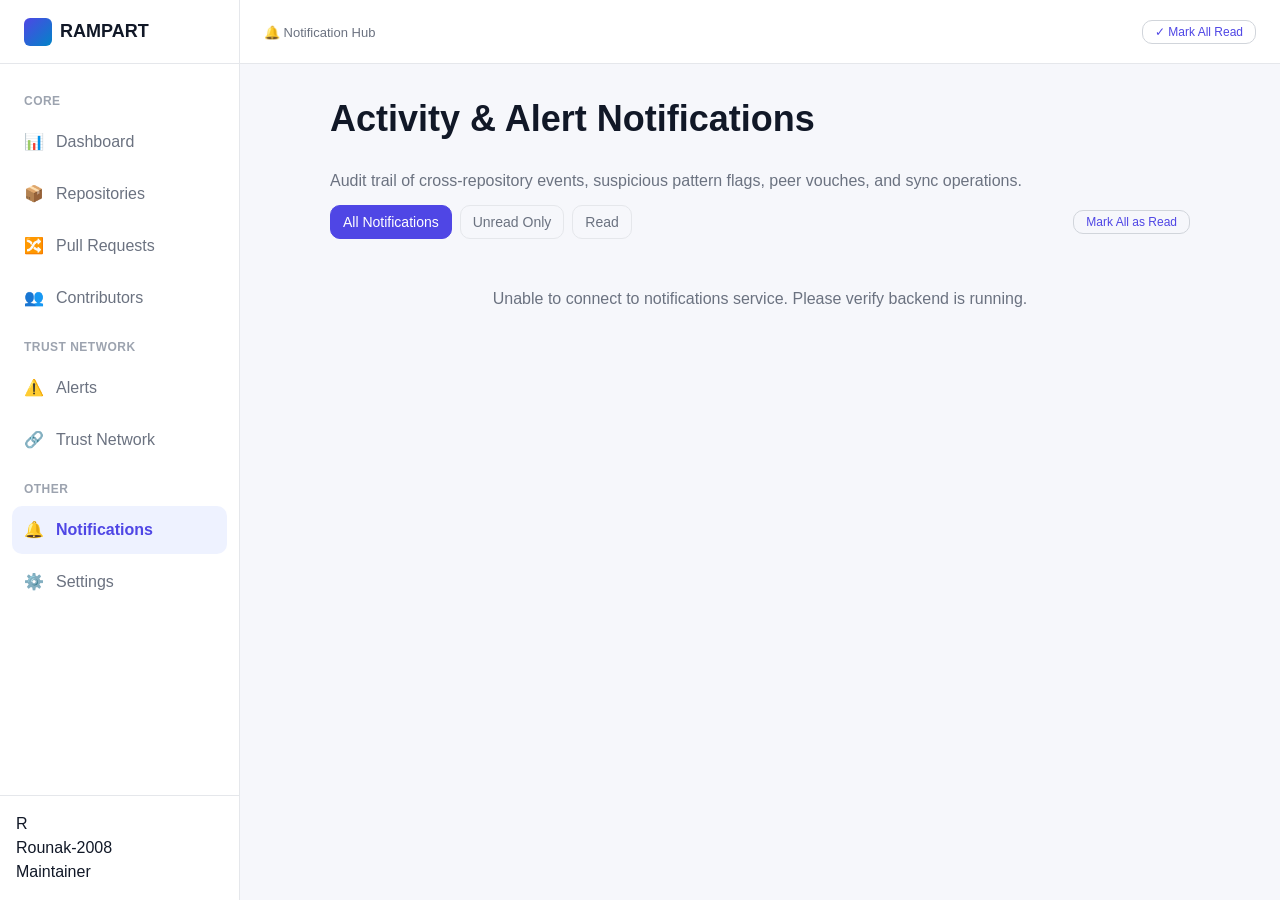
<file: pages/notifications.html>
<!DOCTYPE html>
<html lang="en">
  <head>
    <meta charset="UTF-8" />
    <meta name="viewport" content="width=device-width, initial-scale=1.0" />
    <title>Notifications — RAMPART</title>

    <!-- Design system -->
    <link rel="stylesheet" href="../css/variables.css" />
    <link rel="stylesheet" href="../css/base.css" />
    <link rel="stylesheet" href="../css/layout.css" />
    <link rel="stylesheet" href="../css/components.css" />

    <style>
      .notif-container {
        max-width: 860px;
        margin: 0 auto;
      }

      .notif-header-actions {
        display: flex;
        justify-content: space-between;
        align-items: center;
        margin-bottom: var(--space-5);
        flex-wrap: wrap;
        gap: var(--space-3);
      }

      .notif-filters {
        display: flex;
        gap: var(--space-2);
      }

      .filter-btn {
        padding: var(--space-2) var(--space-3);
        background: transparent;
        border: 1px solid var(--color-border);
        border-radius: var(--radius-md);
        font-size: var(--font-size-sm);
        cursor: pointer;
        transition: all var(--transition-fast);
        color: var(--color-text-secondary);
      }

      .filter-btn:hover {
        border-color: var(--color-primary);
        color: var(--color-primary);
        background-color: var(--color-primary-light);
      }

      .filter-btn.active {
        background-color: var(--color-primary);
        border-color: var(--color-primary);
        color: white;
      }

      .notif-list {
        display: flex;
        flex-direction: column;
        gap: var(--space-3);
      }

      .notif-card {
        background: var(--color-surface);
        border: 1px solid var(--color-border);
        border-radius: var(--radius-lg);
        padding: var(--space-4) var(--space-5);
        box-shadow: var(--shadow-sm);
        display: flex;
        align-items: flex-start;
        gap: var(--space-4);
        transition: all var(--transition-fast);
        position: relative;
      }

      .notif-card:hover {
        box-shadow: var(--shadow-md);
        border-color: var(--color-primary);
      }

      .notif-card.unread {
        background: #fdfefe;
        border-left: 4px solid var(--color-primary);
      }

      .notif-card.read {
        opacity: 0.8;
      }

      .notif-icon {
        width: 40px;
        height: 40px;
        border-radius: 50%;
        display: flex;
        align-items: center;
        justify-content: center;
        font-size: 1.2rem;
        flex-shrink: 0;
      }

      .notif-icon.alert { background: #fee2e2; color: #b91c1c; }
      .notif-icon.vouch { background: #ecfdf5; color: #065f46; }
      .notif-icon.pr { background: #e0f2fe; color: #0369a1; }
      .notif-icon.repo { background: #f3e8ff; color: #6b21a8; }

      .notif-content {
        flex: 1;
      }

      .notif-title {
        font-weight: var(--font-weight-semibold);
        color: var(--color-text-primary);
        font-size: var(--font-size-md);
        margin-bottom: 4px;
      }

      .notif-message {
        color: var(--color-text-secondary);
        font-size: var(--font-size-sm);
        line-height: 1.45;
        margin-bottom: 6px;
      }

      .notif-meta {
        font-size: 11px;
        color: var(--color-text-secondary);
        display: flex;
        align-items: center;
        gap: var(--space-3);
      }

      .notif-actions {
        display: flex;
        gap: var(--space-2);
        align-items: center;
      }
    </style>
  </head>

  <body>
    <div class="app-shell" data-page="notifications">
      <!-- Sidebar -->
      <aside class="app-sidebar">
        <div class="app-sidebar__brand">
          <div class="app-sidebar__brand-mark"></div>
          <div class="app-sidebar__brand-name">RAMPART</div>
        </div>

        <nav class="app-sidebar__nav">
          <div class="app-sidebar__section-label">Core</div>
          <a href="dashboard.html" class="nav-link" data-page="dashboard">
            <span class="nav-link__icon">📊</span>
            <span class="nav-link__label">Dashboard</span>
          </a>
          <a href="repositories.html" class="nav-link" data-page="repositories">
            <span class="nav-link__icon">📦</span>
            <span class="nav-link__label">Repositories</span>
          </a>
          <a href="pull-requests.html" class="nav-link" data-page="pull-requests">
            <span class="nav-link__icon">🔀</span>
            <span class="nav-link__label">Pull Requests</span>
          </a>
          <a href="contributors.html" class="nav-link" data-page="contributors">
            <span class="nav-link__icon">👥</span>
            <span class="nav-link__label">Contributors</span>
          </a>

          <div class="app-sidebar__section-label">Trust Network</div>
          <a href="alerts.html" class="nav-link" data-page="alerts">
            <span class="nav-link__icon">⚠️</span>
            <span class="nav-link__label">Alerts</span>
          </a>
          <a href="trust-network.html" class="nav-link" data-page="trust-network">
            <span class="nav-link__icon">🔗</span>
            <span class="nav-link__label">Trust Network</span>
          </a>

          <div class="app-sidebar__section-label">Other</div>
          <a href="notifications.html" class="nav-link is-active" data-page="notifications">
            <span class="nav-link__icon">🔔</span>
            <span class="nav-link__label">Notifications</span>
          </a>
          <a href="#settings" class="nav-link" data-page="settings">
            <span class="nav-link__icon">⚙️</span>
            <span class="nav-link__label">Settings</span>
          </a>
        </nav>

        <div class="app-sidebar__footer">
          <div class="user-profile">
            <div class="user-profile__avatar">R</div>
            <div class="user-profile__info">
              <div class="user-profile__name">Rounak-2008</div>
              <div class="user-profile__role">Maintainer</div>
            </div>
          </div>
        </div>
      </aside>

      <!-- Header -->
      <header class="app-header">
        <button class="app-header__menu-toggle" aria-label="Toggle navigation">
          <span></span>
          <span></span>
          <span></span>
        </button>

        <div class="app-header__search">
          <span style="color: var(--color-text-secondary); font-size: 13px;">🔔 Notification Hub</span>
        </div>

        <div class="app-header__actions">
          <button class="btn btn-secondary btn-sm" id="btn-mark-all-read">
            ✓ Mark All Read
          </button>
        </div>
      </header>

      <!-- Main Content -->
      <main class="app-main">
        <div class="app-main__inner">
          <div class="notif-container">
            <!-- Page Header -->
            <div class="page-header">
              <h1 class="page-header__title">Activity & Alert Notifications</h1>
              <p class="text-secondary">
                Audit trail of cross-repository events, suspicious pattern flags, peer vouches, and sync operations.
              </p>
            </div>

            <!-- Filters & Actions -->
            <div class="notif-header-actions">
              <div class="notif-filters">
                <button class="filter-btn active" data-filter="all">All Notifications</button>
                <button class="filter-btn" data-filter="unread">Unread Only</button>
                <button class="filter-btn" data-filter="read">Read</button>
              </div>

              <button class="btn btn-secondary btn-sm" id="btn-header-read-all">
                Mark All as Read
              </button>
            </div>

            <!-- Notifications List -->
            <div class="notif-list" id="notif-list">
              <div style="text-align: center; padding: var(--space-6); color: var(--color-text-secondary);">
                <div class="loading-spinner" style="display: inline-block;"></div> Loading notifications...
              </div>
            </div>

            <!-- Empty State -->
            <div class="empty-state" id="notif-empty" style="display: none; padding: var(--space-7); text-align: center;">
              <div style="font-size: 2.5rem; margin-bottom: var(--space-3);">🔔</div>
              <div style="font-weight: var(--font-weight-semibold); margin-bottom: var(--space-1);">No notifications</div>
              <div style="color: var(--color-text-secondary); font-size: var(--font-size-sm);">
                You're all caught up!
              </div>
            </div>
          </div>
        </div>
      </main>
    </div>

    <!-- Overlay -->
    <div class="app-overlay"></div>

    <!-- Scripts -->
    <script src="../js/app.js"></script>
    <script src="notifications.js"></script>
  </body>
</html>
</file>
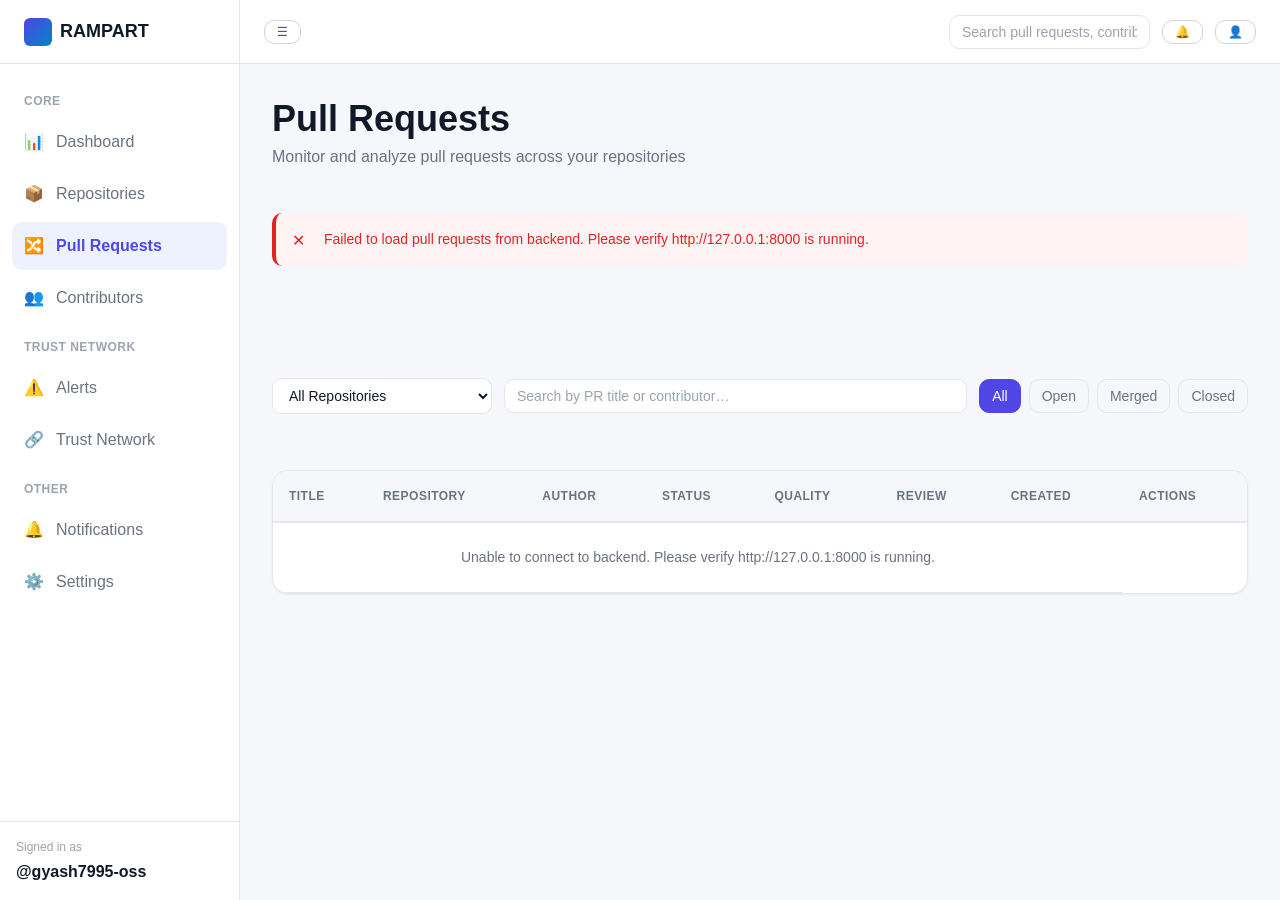
<file: pages/pull-requests.html>
<!DOCTYPE html>
<html lang="en">
  <head>
    <meta charset="UTF-8" />
    <meta name="viewport" content="width=device-width, initial-scale=1.0" />
    <title>Pull Requests — RAMPART</title>

    <!-- Design system -->
    <link rel="stylesheet" href="../css/variables.css" />
    <link rel="stylesheet" href="../css/base.css" />
    <link rel="stylesheet" href="../css/layout.css" />
    <link rel="stylesheet" href="../css/components.css" />

    <!-- Page-specific styles -->
    <style>
      /* PR Management Page */

      .pr-overview-grid {
        display: grid;
        grid-template-columns: repeat(auto-fit, minmax(220px, 1fr));
        gap: var(--space-4);
        margin-bottom: var(--space-6);
      }

      .pr-stat-card {
        background: linear-gradient(135deg, var(--color-surface) 0%, #fafbfd 100%);
        border: 1px solid var(--color-border);
        border-radius: var(--radius-lg);
        padding: var(--space-4);
        box-shadow: var(--shadow-sm);
        transition: all var(--transition-base);
      }

      .pr-stat-card:hover {
        box-shadow: var(--shadow-md);
        border-color: var(--color-primary);
      }

      .pr-stat-card__label {
        font-size: var(--font-size-sm);
        color: var(--color-text-secondary);
        font-weight: var(--font-weight-medium);
        margin-bottom: var(--space-2);
      }

      .pr-stat-card__value {
        font-size: 2rem;
        font-weight: var(--font-weight-bold);
        color: var(--color-text-primary);
      }

      /* Search and Filter Bar */
      .pr-controls {
        display: flex;
        gap: var(--space-3);
        margin-bottom: var(--space-5);
        flex-wrap: wrap;
        align-items: center;
      }

      .pr-search {
        flex: 1;
        min-width: 200px;
      }

      .pr-filters {
        display: flex;
        gap: var(--space-2);
        flex-wrap: wrap;
      }

      .filter-btn {
        padding: var(--space-2) var(--space-3);
        background: transparent;
        border: 1px solid var(--color-border);
        border-radius: var(--radius-md);
        font-size: var(--font-size-sm);
        cursor: pointer;
        transition: all var(--transition-fast);
        color: var(--color-text-secondary);
      }

      .filter-btn:hover {
        border-color: var(--color-primary);
        color: var(--color-primary);
        background-color: var(--color-primary-light);
      }

      .filter-btn.active {
        background-color: var(--color-primary);
        border-color: var(--color-primary);
        color: white;
      }

      /* PR Table */
      .pr-table-container {
        background: var(--color-surface);
        border: 1px solid var(--color-border);
        border-radius: var(--radius-lg);
        overflow-x: auto;
        box-shadow: var(--shadow-sm);
        -webkit-overflow-scrolling: touch;
      }

      .pr-table {
        width: 100%;
        min-width: 650px;
        border-collapse: collapse;
        font-size: var(--font-size-sm);
      }

      .pr-table thead {
        background-color: var(--color-bg);
        border-bottom: 2px solid var(--color-border);
      }

      .pr-table th {
        padding: var(--space-4);
        text-align: left;
        font-weight: var(--font-weight-semibold);
        color: var(--color-text-secondary);
        text-transform: uppercase;
        font-size: var(--font-size-xs);
        letter-spacing: 0.04em;
      }

      .pr-table td {
        padding: var(--space-4);
        border-bottom: 1px solid var(--color-border);
        vertical-align: middle;
      }

      .pr-table tbody tr {
        transition: background-color var(--transition-fast);
      }

      .pr-table tbody tr:hover {
        background-color: var(--color-bg);
      }

      .pr-title-cell {
        display: flex;
        align-items: center;
        gap: var(--space-2);
        min-width: 0;
      }

      .pr-icon {
        width: 20px;
        height: 20px;
        flex-shrink: 0;
        font-size: 14px;
      }

      .pr-info {
        display: flex;
        flex-direction: column;
        gap: var(--space-1);
        min-width: 0;
      }

      .pr-title {
        font-weight: var(--font-weight-semibold);
        color: var(--color-primary);
        cursor: pointer;
        word-break: break-word;
        text-decoration: none;
      }

      .pr-title:hover {
        text-decoration: underline;
      }

      .pr-number {
        font-size: var(--font-size-xs);
        color: var(--color-text-muted);
      }

      .pr-repo {
        font-size: var(--font-size-xs);
        color: var(--color-text-muted);
      }

      .status-badge {
        display: inline-block;
        padding: var(--space-1) var(--space-2);
        border-radius: var(--radius-full);
        font-size: var(--font-size-xs);
        font-weight: var(--font-weight-semibold);
      }

      .status-badge.open {
        background-color: var(--color-info-light);
        color: var(--color-info);
      }

      .status-badge.merged {
        background-color: var(--color-success-light);
        color: var(--color-success);
      }

      .status-badge.closed {
        background-color: var(--color-danger-light);
        color: var(--color-danger);
      }

      .review-badge {
        display: inline-block;
        padding: var(--space-1) var(--space-2);
        border-radius: var(--radius-full);
        font-size: var(--font-size-xs);
        font-weight: var(--font-weight-semibold);
      }

      .review-badge.pending {
        background-color: #fef3c7;
        color: #b45309;
      }

      .review-badge.approved {
        background-color: var(--color-success-light);
        color: var(--color-success);
      }

      .review-badge.changes {
        background-color: var(--color-danger-light);
        color: var(--color-danger);
      }

      /* PR Quality Pills */
      .quality-pill {
        display: inline-flex;
        align-items: center;
        padding: 2px 8px;
        border-radius: var(--radius-full);
        font-size: 11px;
        font-weight: var(--font-weight-bold);
        text-transform: uppercase;
        letter-spacing: 0.03em;
      }
      .quality-pill.good {
        background-color: #dcfce7;
        color: #15803d;
        border: 1px solid #86efac;
      }
      .quality-pill.average {
        background-color: #e0f2fe;
        color: #0369a1;
        border: 1px solid #7dd3fc;
      }
      .quality-pill.spam {
        background-color: #f1f5f9;
        color: #64748b;
        border: 1px solid #cbd5e1;
      }
      .quality-pill.flagged {
        background-color: #fef2f2;
        color: #b91c1c;
        border: 1px solid #fca5a5;
      }

      /* Contributor Badges (No numeric score exposed) */
      .contributor-badge {
        display: inline-block;
        padding: 2px 6px;
        border-radius: var(--radius-sm);
        font-size: 10px;
        font-weight: var(--font-weight-semibold);
        text-transform: uppercase;
        letter-spacing: 0.02em;
        margin-left: 6px;
      }
      .contributor-badge.beginner {
        background-color: #f0fdf4;
        color: #166534;
        border: 1px solid #bbf7d0;
      }
      .contributor-badge.established {
        background-color: #eff6ff;
        color: #1d4ed8;
        border: 1px solid #bfdbfe;
      }
      .contributor-badge.trusted {
        background-color: #faf5ff;
        color: #7e22ce;
        border: 1px solid #e9d5ff;
      }
      .contributor-badge.flagged {
        background-color: #fef2f2;
        color: #991b1b;
        border: 1px solid #fecaca;
      }
      .contributor-badge.neutral {
        background-color: #f8fafc;
        color: #475569;
        border: 1px solid #e2e8f0;
      }

      /* Priority Decision Banner */
      .priority-banner {
        display: flex;
        align-items: center;
        justify-content: space-between;
        padding: 12px 16px;
        border-radius: var(--radius-md);
        margin-bottom: var(--space-4);
        font-weight: var(--font-weight-bold);
        font-size: 13px;
        letter-spacing: 0.02em;
      }
      .priority-banner.priority-review {
        background: linear-gradient(135deg, #fef3c7 0%, #fde68a 100%);
        color: #92400e;
        border: 1px solid #fcd34d;
      }
      .priority-banner.promising {
        background: linear-gradient(135deg, #dcfce7 0%, #bbf7d0 100%);
        color: #166534;
        border: 1px solid #86efac;
      }
      .priority-banner.normal {
        background: linear-gradient(135deg, #f0f9ff 0%, #e0f2fe 100%);
        color: #0369a1;
        border: 1px solid #bae6fd;
      }
      .priority-banner.flagged {
        background: linear-gradient(135deg, #fee2e2 0%, #fecaca 100%);
        color: #991b1b;
        border: 1px solid #f87171;
      }
      .priority-banner.spam {
        background: linear-gradient(135deg, #f1f5f9 0%, #e2e8f0 100%);
        color: #475569;
        border: 1px solid #cbd5e1;
      }

      /* AI Final Recommendation Badge */
      .ai-rec-badge {
        display: inline-flex;
        align-items: center;
        gap: 6px;
        padding: 4px 12px;
        border-radius: var(--radius-full);
        font-size: 12px;
        font-weight: var(--font-weight-bold);
        text-transform: uppercase;
        letter-spacing: 0.04em;
      }
      .ai-rec-badge.approve {
        background-color: #dcfce7;
        color: #15803d;
        border: 1px solid #86efac;
      }
      .ai-rec-badge.request-changes {
        background-color: #fee2e2;
        color: #991b1b;
        border: 1px solid #f87171;
      }
      .ai-rec-badge.human-review {
        background-color: #fef3c7;
        color: #92400e;
        border: 1px solid #fcd34d;
      }

      /* Finding Card */
      .finding-card {
        background: var(--color-bg);
        border: 1px solid var(--color-border);
        border-radius: var(--radius-md);
        padding: 10px 14px;
        margin-bottom: 8px;
        font-size: 13px;
      }
      .finding-card__header {
        display: flex;
        align-items: center;
        justify-content: space-between;
        margin-bottom: 6px;
      }
      .finding-card__file {
        font-family: monospace;
        font-size: 12px;
        font-weight: var(--font-weight-semibold);
        color: var(--color-primary);
      }
      .finding-card__loc {
        font-size: 11px;
        color: var(--color-text-secondary);
        background: rgba(0,0,0,0.05);
        padding: 2px 6px;
        border-radius: 4px;
      }

      .pr-date {
        font-size: var(--font-size-xs);
        color: var(--color-text-muted);
      }

      .pr-actions {
        display: flex;
        gap: var(--space-2);
        flex-wrap: wrap;
      }

      .action-btn {
        padding: var(--space-2) var(--space-3);
        background: transparent;
        border: 1px solid var(--color-border);
        border-radius: var(--radius-md);
        font-size: var(--font-size-xs);
        cursor: pointer;
        transition: all var(--transition-fast);
        color: var(--color-text-secondary);
        white-space: nowrap;
      }

      .action-btn:hover {
        background-color: var(--color-primary-light);
        border-color: var(--color-primary);
        color: var(--color-primary);
      }

      /* Empty state */
      .pr-empty-state {
        padding: var(--space-8);
        text-align: center;
        color: var(--color-text-secondary);
      }

      .pr-empty-state__icon {
        font-size: 48px;
        margin-bottom: var(--space-3);
      }

      .pr-empty-state__title {
        font-size: var(--font-size-lg);
        font-weight: var(--font-weight-semibold);
        color: var(--color-text-primary);
        margin-bottom: var(--space-2);
      }

      /* PR Details Modal */
      .modal {
        display: none;
        position: fixed;
        inset: 0;
        background: rgba(17, 24, 39, 0.5);
        z-index: var(--z-overlay);
        align-items: center;
        justify-content: center;
        overflow-y: auto;
      }

      .modal.open {
        display: flex;
      }

      .modal__content {
        background: var(--color-surface);
        border-radius: var(--radius-lg);
        padding: var(--space-6);
        max-width: 700px;
        width: 90%;
        max-height: 90vh;
        overflow-y: auto;
        box-shadow: var(--shadow-lg);
        animation: slideUp 0.2s ease;
        margin: var(--space-4);
      }

      @keyframes slideUp {
        from {
          transform: translateY(20px);
          opacity: 0;
        }
        to {
          transform: translateY(0);
          opacity: 1;
        }
      }

      .modal__header {
        margin-bottom: var(--space-5);
        display: flex;
        align-items: flex-start;
        justify-content: space-between;
        gap: var(--space-3);
      }

      .modal__header-content {
        flex: 1;
      }

      .modal__title {
        margin: 0 0 var(--space-2);
        font-size: var(--font-size-lg);
        word-break: break-word;
      }

      .modal__subtitle {
        margin: 0;
        font-size: var(--font-size-sm);
        color: var(--color-text-secondary);
      }

      .modal__close-btn {
        background: transparent;
        border: none;
        font-size: var(--font-size-lg);
        cursor: pointer;
        color: var(--color-text-secondary);
        padding: 0;
        width: 32px;
        height: 32px;
        display: flex;
        align-items: center;
        justify-content: center;
        border-radius: var(--radius-md);
        transition: all var(--transition-fast);
      }

      .modal__close-btn:hover {
        background-color: var(--color-bg);
        color: var(--color-text-primary);
      }

      .modal__body {
        margin-bottom: var(--space-5);
      }

      .pr-details-section {
        margin-bottom: var(--space-4);
        padding-bottom: var(--space-4);
        border-bottom: 1px solid var(--color-border);
      }

      .pr-details-section:last-child {
        border-bottom: none;
      }

      .pr-details-label {
        font-size: var(--font-size-xs);
        color: var(--color-text-secondary);
        font-weight: var(--font-weight-semibold);
        text-transform: uppercase;
        letter-spacing: 0.04em;
        margin-bottom: var(--space-2);
      }

      .pr-details-value {
        color: var(--color-text-primary);
      }

      .pr-details-description {
        background-color: var(--color-bg);
        border: 1px solid var(--color-border);
        border-radius: var(--radius-md);
        padding: var(--space-3);
        font-size: var(--font-size-sm);
        line-height: 1.6;
        color: var(--color-text-secondary);
        white-space: pre-wrap;
        word-break: break-word;
      }

      .pr-analysis-section {
        background-color: var(--color-bg);
        border: 1px solid var(--color-border);
        border-radius: var(--radius-md);
        padding: var(--space-4);
        margin-top: var(--space-3);
      }

      .pr-analysis-title {
        font-size: var(--font-size-sm);
        font-weight: var(--font-weight-semibold);
        color: var(--color-text-primary);
        margin-bottom: var(--space-3);
      }

      .pr-analysis-findings {
        display: flex;
        flex-direction: column;
        gap: var(--space-3);
      }

      .pr-analysis-finding {
        border-left: 3px solid var(--color-info);
        padding-left: var(--space-3);
      }

      .pr-analysis-finding.warning {
        border-left-color: #f59e0b;
      }

      .pr-analysis-finding.caution {
        border-left-color: #f59e0b;
      }

      .pr-analysis-finding-title {
        font-weight: var(--font-weight-semibold);
        color: var(--color-text-primary);
        margin-bottom: var(--space-1);
      }

      .pr-analysis-finding-evidence {
        font-size: var(--font-size-xs);
        color: var(--color-text-secondary);
        margin-top: var(--space-2);
      }

      .pr-analysis-note {
        background-color: var(--color-surface);
        border: 1px solid var(--color-border);
        border-radius: var(--radius-md);
        padding: var(--space-3);
        font-size: var(--font-size-sm);
        color: var(--color-text-secondary);
        margin-top: var(--space-3);
      }

      /* Distinct Observed Evidence vs AI Analysis Cards */
      .pr-section-card {
        background: var(--color-surface);
        border: 1px solid var(--color-border);
        border-radius: var(--radius-md);
        padding: var(--space-4);
        margin-bottom: var(--space-4);
      }

      .pr-section-card__header {
        display: flex;
        align-items: center;
        justify-content: space-between;
        margin-bottom: var(--space-3);
        padding-bottom: var(--space-2);
        border-bottom: 1px solid var(--color-border);
      }

      .pr-section-card__title {
        font-size: var(--font-size-sm);
        font-weight: var(--font-weight-bold);
        text-transform: uppercase;
        letter-spacing: 0.05em;
        display: flex;
        align-items: center;
        gap: var(--space-2);
      }

      .pr-evidence-grid {
        display: grid;
        grid-template-columns: repeat(auto-fit, minmax(180px, 1fr));
        gap: var(--space-3);
        margin-bottom: var(--space-3);
      }

      .pr-evidence-item {
        background: var(--color-bg);
        border: 1px solid var(--color-border);
        border-radius: var(--radius-sm);
        padding: var(--space-2) var(--space-3);
      }

      .pr-evidence-item__label {
        font-size: 11px;
        color: var(--color-text-secondary);
        font-weight: var(--font-weight-medium);
        text-transform: uppercase;
      }

      .pr-evidence-item__value {
        font-size: var(--font-size-sm);
        font-weight: var(--font-weight-semibold);
        color: var(--color-text-primary);
        margin-top: 2px;
      }

      .pr-file-tag {
        display: inline-block;
        padding: 2px 6px;
        background: var(--color-bg);
        border: 1px solid var(--color-border);
        border-radius: var(--radius-sm);
        font-family: monospace;
        font-size: 11px;
        margin-right: 4px;
        margin-bottom: 4px;
      }

      .model-runtime-badge {
        display: inline-flex;
        align-items: center;
        gap: 6px;
        padding: 3px 8px;
        font-size: 11px;
        border-radius: 999px;
        background: rgba(37, 99, 235, 0.08);
        color: #2563eb;
        border: 1px solid rgba(37, 99, 235, 0.2);
        font-weight: var(--font-weight-medium);
      }

      .model-runtime-badge.offline {
        background: rgba(100, 116, 139, 0.1);
        color: #475569;
        border-color: rgba(100, 116, 139, 0.2);
      }

      .modal__footer {
        display: flex;
        gap: var(--space-3);
        justify-content: flex-end;
      }

      /* Loading state */
      .loading-spinner {
        display: inline-block;
        width: 16px;
        height: 16px;
        border: 2px solid var(--color-primary);
        border-top-color: transparent;
        border-radius: 50%;
        animation: spin 0.8s linear infinite;
      }

      @keyframes spin {
        to {
          transform: rotate(360deg);
        }
      }

      .skeleton {
        background: linear-gradient(
          90deg,
          var(--color-bg) 25%,
          var(--color-border) 50%,
          var(--color-bg) 75%
        );
        background-size: 200% 100%;
        animation: loading 1.5s infinite;
      }

      @keyframes loading {
        0% {
          background-position: 200% 0;
        }
        100% {
          background-position: -200% 0;
        }
      }

      /* Responsive */
      @media (max-width: 767px) {
        .pr-overview-grid {
          grid-template-columns: 1fr 1fr;
        }

        .pr-controls {
          flex-direction: column;
        }

        .pr-search {
          min-width: auto;
        }

        .pr-table {
          font-size: var(--font-size-xs);
        }

        .pr-table th,
        .pr-table td {
          padding: var(--space-2) var(--space-3);
        }

        .pr-title {
          font-size: var(--font-size-xs);
        }

        .pr-actions {
          flex-direction: column;
        }

        .action-btn {
          width: 100%;
        }

        .modal__content {
          padding: var(--space-4);
          max-width: calc(100% - var(--space-4));
        }

        .modal__header {
          flex-direction: column;
        }

        .modal__close-btn {
          align-self: flex-start;
        }
      }
    </style>
  </head>

  <body>
    <!-- Application Shell -->
    <div class="app-shell" data-page="pull-requests">
      <!-- Sidebar -->
      <aside class="app-sidebar">
        <div class="app-sidebar__brand">
          <div class="app-sidebar__brand-mark"></div>
          <div class="app-sidebar__brand-name">RAMPART</div>
        </div>

        <nav class="app-sidebar__nav">
          <div class="app-sidebar__section-label">Core</div>
          <a href="dashboard.html" class="nav-link" data-page="dashboard">
            <span class="nav-link__icon">📊</span>
            <span class="nav-link__label">Dashboard</span>
          </a>
          <a href="repositories.html" class="nav-link" data-page="repositories">
            <span class="nav-link__icon">📦</span>
            <span class="nav-link__label">Repositories</span>
          </a>
          <a href="pull-requests.html" class="nav-link is-active" data-page="pull-requests">
            <span class="nav-link__icon">🔀</span>
            <span class="nav-link__label">Pull Requests</span>
          </a>
          <a href="contributors.html" class="nav-link" data-page="contributors">
            <span class="nav-link__icon">👥</span>
            <span class="nav-link__label">Contributors</span>
          </a>

          <div class="app-sidebar__section-label">Trust Network</div>
          <a href="alerts.html" class="nav-link" data-page="alerts">
            <span class="nav-link__icon">⚠️</span>
            <span class="nav-link__label">Alerts</span>
          </a>
          <a href="trust-network.html" class="nav-link" data-page="trust-network">
            <span class="nav-link__icon">🔗</span>
            <span class="nav-link__label">Trust Network</span>
          </a>

          <div class="app-sidebar__section-label">Other</div>
          <a href="notifications.html" class="nav-link" data-page="notifications">
            <span class="nav-link__icon">🔔</span>
            <span class="nav-link__label">Notifications</span>
          </a>
          <a href="#settings" class="nav-link" data-page="settings">
            <span class="nav-link__icon">⚙️</span>
            <span class="nav-link__label">Settings</span>
          </a>
        </nav>

        <div class="app-sidebar__footer">
          <div style="font-size: var(--font-size-xs); color: var(--color-text-muted);">
            Signed in as
          </div>
          <div style="font-weight: var(--font-weight-semibold); margin-top: var(--space-1);">
            @gyash7995-oss
          </div>
        </div>
      </aside>

      <!-- Header -->
      <header class="app-header">
        <div class="app-header__left">
          <button
            class="btn btn-secondary btn-sm app-header__menu-toggle"
            title="Toggle menu"
          >
            ☰
          </button>
        </div>

        <div class="app-header__right">
          <input
            type="text"
            class="form-input app-header__search"
            placeholder="Search pull requests, contributors…"
            aria-label="Search"
          />
          <button class="btn btn-secondary btn-sm" title="Notifications">
            🔔
          </button>
          <button class="btn btn-secondary btn-sm" title="Profile">
            👤
          </button>
        </div>
      </header>

      <!-- Main Content -->
      <main class="app-main">
        <div class="app-main__inner">
          <!-- Page Header -->
          <div class="page-header">
            <div class="page-header__title">
              <h1>Pull Requests</h1>
              <p class="text-secondary">
                Monitor and analyze pull requests across your repositories
              </p>
            </div>
          </div>

          <!-- Overview Cards -->
          <div class="pr-overview-grid" id="overview-container">
            <div class="pr-stat-card skeleton" style="height: 100px;"></div>
            <div class="pr-stat-card skeleton" style="height: 100px;"></div>
            <div class="pr-stat-card skeleton" style="height: 100px;"></div>
            <div class="pr-stat-card skeleton" style="height: 100px;"></div>
          </div>

          <!-- Search and Filters -->
          <div class="pr-controls">
            <select
              class="form-select pr-repo-select"
              id="repo-filter"
              style="width: auto; min-width: 220px;"
              aria-label="Filter by repository"
            >
              <option value="">All Repositories</option>
            </select>
            <input
              type="text"
              class="form-input pr-search"
              id="search-prs"
              placeholder="Search by PR title or contributor…"
            />
            <div class="pr-filters">
              <button class="filter-btn active" data-filter="all">All</button>
              <button class="filter-btn" data-filter="open">Open</button>
              <button class="filter-btn" data-filter="merged">Merged</button>
              <button class="filter-btn" data-filter="closed">Closed</button>
            </div>
          </div>

          <!-- Pull Requests Table -->
          <div class="pr-table-container">
            <table class="pr-table" id="pr-table">
              <thead>
                <tr>
                  <th>Title</th>
                  <th>Repository</th>
                  <th>Author</th>
                  <th>Status</th>
                  <th>Quality</th>
                  <th>Review</th>
                  <th>Created</th>
                  <th>Actions</th>
                </tr>
              </thead>
              <tbody id="pr-tbody">
                <tr>
                  <td colspan="8" style="text-align: center; padding: var(--space-5);">
                    <div class="loading-spinner" style="display: inline-block;"></div>
                    Loading pull requests...
                  </td>
                </tr>
              </tbody>
            </table>
          </div>

          <!-- Empty State -->
          <div id="empty-state" class="pr-empty-state" style="display: none;">
            <div class="pr-empty-state__icon">🎯</div>
            <h3 class="pr-empty-state__title">No pull requests found</h3>
            <p>Connect repositories to see pull requests here.</p>
          </div>
        </div>
      </main>
    </div>

    <!-- Overlay for mobile nav and modals -->
    <div class="app-overlay"></div>

    <!-- PR Details Modal -->
    <div class="modal" id="pr-details-modal">
      <div class="modal__content">
        <div class="modal__header">
          <div class="modal__header-content">
            <h2 class="modal__title" id="modal-pr-title"></h2>
            <p class="modal__subtitle" id="modal-pr-number"></p>
          </div>
          <button class="modal__close-btn" id="close-modal-btn" title="Close">✕</button>
        </div>

        <div class="modal__body" id="modal-body">
          <!-- PR details will be rendered here -->
        </div>

        <div class="modal__footer">
          <button class="btn btn-primary" id="modal-analyze-btn">✨ Analyze PR</button>
          <button class="btn btn-secondary" id="modal-close-btn">Close</button>
        </div>
      </div>
    </div>

    <!-- Scripts -->
    <script src="../js/app.js"></script>
    <script src="pull-requests.js"></script>
  </body>
</html>
</file>
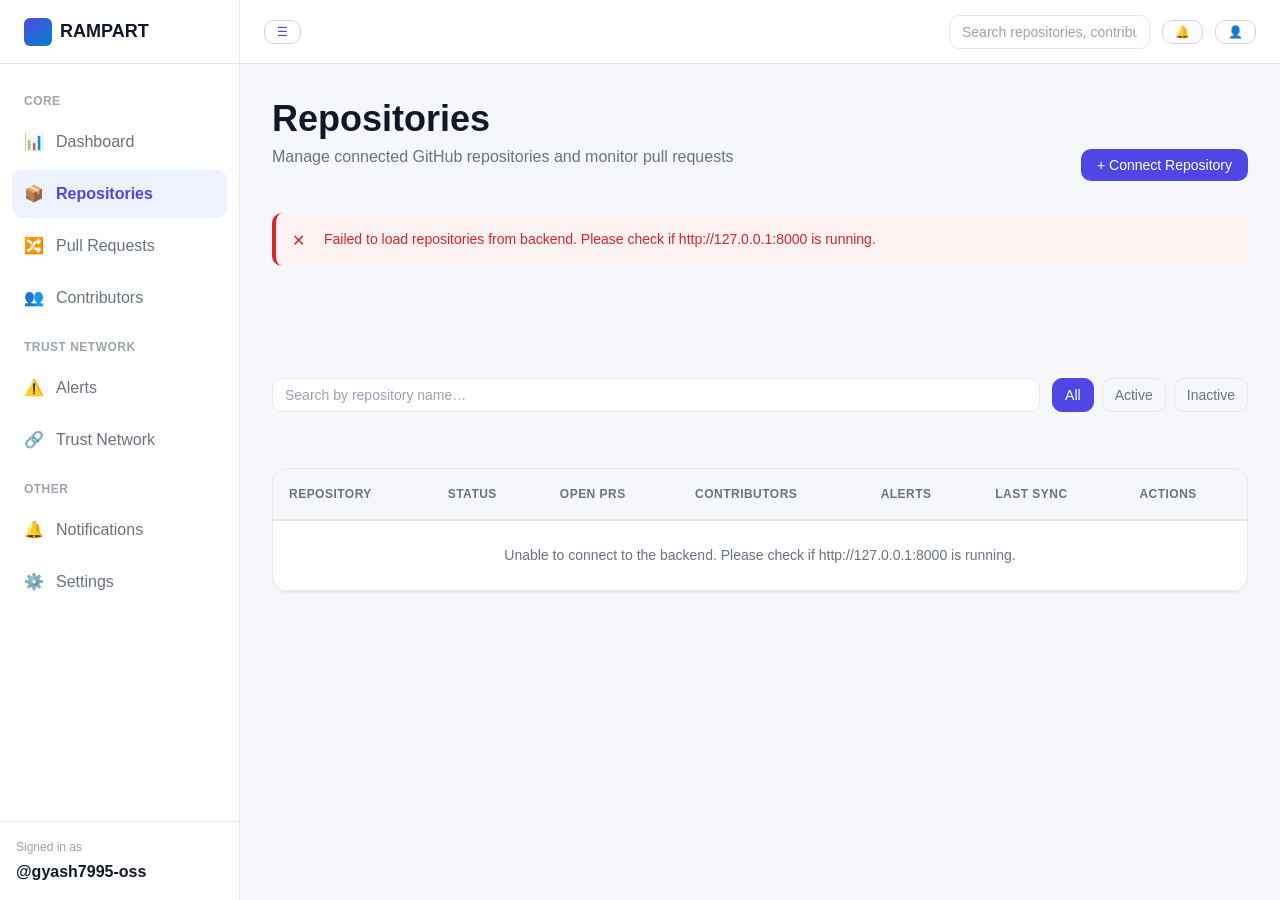
<file: pages/repositories.html>
<!DOCTYPE html>
<html lang="en">
  <head>
    <meta charset="UTF-8" />
    <meta name="viewport" content="width=device-width, initial-scale=1.0" />
    <title>Repositories — RAMPART</title>

    <!-- Design system -->
    <link rel="stylesheet" href="../css/variables.css" />
    <link rel="stylesheet" href="../css/base.css" />
    <link rel="stylesheet" href="../css/layout.css" />
    <link rel="stylesheet" href="../css/components.css" />

    <!-- Page-specific styles -->
    <style>
      /* Repository Management Page */

      .repo-overview-grid {
        display: grid;
        grid-template-columns: repeat(auto-fit, minmax(220px, 1fr));
        gap: var(--space-4);
        margin-bottom: var(--space-6);
      }

      .repo-stat-card {
        background: linear-gradient(135deg, var(--color-surface) 0%, #fafbfd 100%);
        border: 1px solid var(--color-border);
        border-radius: var(--radius-lg);
        padding: var(--space-4);
        box-shadow: var(--shadow-sm);
        transition: all var(--transition-base);
      }

      .repo-stat-card:hover {
        box-shadow: var(--shadow-md);
        border-color: var(--color-primary);
      }

      .repo-stat-card__label {
        font-size: var(--font-size-sm);
        color: var(--color-text-secondary);
        font-weight: var(--font-weight-medium);
        margin-bottom: var(--space-2);
      }

      .repo-stat-card__value {
        font-size: 2rem;
        font-weight: var(--font-weight-bold);
        color: var(--color-text-primary);
      }

      /* Search and Filter Bar */
      .repo-controls {
        display: flex;
        gap: var(--space-3);
        margin-bottom: var(--space-5);
        flex-wrap: wrap;
        align-items: center;
      }

      .repo-search {
        flex: 1;
        min-width: 200px;
      }

      .repo-filters {
        display: flex;
        gap: var(--space-2);
      }

      .filter-btn {
        padding: var(--space-2) var(--space-3);
        background: transparent;
        border: 1px solid var(--color-border);
        border-radius: var(--radius-md);
        font-size: var(--font-size-sm);
        cursor: pointer;
        transition: all var(--transition-fast);
        color: var(--color-text-secondary);
      }

      .filter-btn:hover {
        border-color: var(--color-primary);
        color: var(--color-primary);
        background-color: var(--color-primary-light);
      }

      .filter-btn.active {
        background-color: var(--color-primary);
        border-color: var(--color-primary);
        color: white;
      }

      /* Repository Table */
      .repos-table-container {
        background: var(--color-surface);
        border: 1px solid var(--color-border);
        border-radius: var(--radius-lg);
        overflow-x: auto;
        -webkit-overflow-scrolling: touch;
        box-shadow: var(--shadow-sm);
        width: 100%;
        max-width: 100%;
      }

      .repos-table {
        width: 100%;
        min-width: 720px;
        border-collapse: collapse;
        font-size: var(--font-size-sm);
      }

      .repos-table thead {
        background-color: var(--color-bg);
        border-bottom: 2px solid var(--color-border);
      }

      .repos-table th {
        padding: var(--space-4);
        text-align: left;
        font-weight: var(--font-weight-semibold);
        color: var(--color-text-secondary);
        text-transform: uppercase;
        font-size: var(--font-size-xs);
        letter-spacing: 0.04em;
      }

      .repos-table td {
        padding: var(--space-4);
        border-bottom: 1px solid var(--color-border);
        vertical-align: middle;
      }

      .repos-table tbody tr {
        transition: background-color var(--transition-fast);
      }

      .repos-table tbody tr:hover {
        background-color: var(--color-bg);
      }

      .repo-name-cell {
        display: flex;
        align-items: center;
        gap: var(--space-2);
      }

      .repo-icon {
        width: 24px;
        height: 24px;
        flex-shrink: 0;
        font-size: 16px;
      }

      .repo-info {
        display: flex;
        flex-direction: column;
        gap: var(--space-1);
      }

      .repo-name {
        font-weight: var(--font-weight-semibold);
        color: var(--color-text-primary);
      }

      .repo-owner {
        font-size: var(--font-size-xs);
        color: var(--color-text-muted);
      }

      .status-badge {
        display: inline-block;
        padding: var(--space-1) var(--space-2);
        background-color: var(--color-success-light);
        color: var(--color-success);
        border-radius: var(--radius-full);
        font-size: var(--font-size-xs);
        font-weight: var(--font-weight-semibold);
      }

      .status-badge.inactive {
        background-color: #f3f4f6;
        color: var(--color-text-muted);
      }

      .repo-actions {
        display: flex;
        gap: var(--space-2);
      }

      .action-btn {
        padding: var(--space-2) var(--space-3);
        background: transparent;
        border: 1px solid var(--color-border);
        border-radius: var(--radius-md);
        font-size: var(--font-size-xs);
        cursor: pointer;
        transition: all var(--transition-fast);
        color: var(--color-text-secondary);
        white-space: nowrap;
      }

      .action-btn:hover {
        background-color: var(--color-primary-light);
        border-color: var(--color-primary);
        color: var(--color-primary);
      }

      .action-btn.danger:hover {
        background-color: var(--color-danger-light);
        border-color: var(--color-danger);
        color: var(--color-danger);
      }

      /* Empty state */
      .repo-empty-state {
        padding: var(--space-8);
        text-align: center;
        color: var(--color-text-secondary);
      }

      .repo-empty-state__icon {
        font-size: 48px;
        margin-bottom: var(--space-3);
      }

      .repo-empty-state__title {
        font-size: var(--font-size-lg);
        font-weight: var(--font-weight-semibold);
        color: var(--color-text-primary);
        margin-bottom: var(--space-2);
      }

      /* Modal */
      .modal {
        display: none;
        position: fixed;
        inset: 0;
        background: rgba(17, 24, 39, 0.5);
        z-index: var(--z-overlay);
        align-items: center;
        justify-content: center;
      }

      .modal.open {
        display: flex;
      }

      .modal__content {
        background: var(--color-surface);
        border-radius: var(--radius-lg);
        padding: var(--space-6);
        max-width: 500px;
        width: 90%;
        box-shadow: var(--shadow-lg);
        animation: slideUp 0.2s ease;
      }

      @keyframes slideUp {
        from {
          transform: translateY(20px);
          opacity: 0;
        }
        to {
          transform: translateY(0);
          opacity: 1;
        }
      }

      .modal__header {
        margin-bottom: var(--space-5);
      }

      .modal__title {
        margin: 0 0 var(--space-2);
        font-size: var(--font-size-lg);
      }

      .modal__subtitle {
        margin: 0;
        font-size: var(--font-size-sm);
        color: var(--color-text-secondary);
      }

      .modal__body {
        margin-bottom: var(--space-5);
      }

      .modal__footer {
        display: flex;
        gap: var(--space-3);
        justify-content: flex-end;
      }

      /* Confirmation Dialog */
      .confirmation-modal__message {
        margin-bottom: var(--space-4);
        color: var(--color-text-secondary);
      }

      /* Loading state */
      .loading-spinner {
        display: inline-block;
        width: 16px;
        height: 16px;
        border: 2px solid var(--color-primary);
        border-top-color: transparent;
        border-radius: 50%;
        animation: spin 0.8s linear infinite;
      }

      @keyframes spin {
        to {
          transform: rotate(360deg);
        }
      }

      /* Sync status */
      .sync-time {
        font-size: var(--font-size-xs);
        color: var(--color-text-muted);
      }

      .sync-time.syncing {
        color: var(--color-info);
      }

      /* Responsive */
      @media (max-width: 767px) {
        .repo-overview-grid {
          grid-template-columns: 1fr 1fr;
        }

        .repo-controls {
          flex-direction: column;
        }

        .repo-search {
          min-width: auto;
        }

        .repos-table {
          font-size: var(--font-size-xs);
        }

        .repos-table th,
        .repos-table td {
          padding: var(--space-2) var(--space-3);
        }

        .repo-actions {
          flex-direction: column;
        }

        .action-btn {
          width: 100%;
        }

        .modal__content {
          padding: var(--space-4);
        }
      }
    </style>
  </head>

  <body>
    <!-- Application Shell -->
    <div class="app-shell" data-page="repositories">
      <!-- Sidebar -->
      <aside class="app-sidebar">
        <div class="app-sidebar__brand">
          <div class="app-sidebar__brand-mark"></div>
          <div class="app-sidebar__brand-name">RAMPART</div>
        </div>

        <nav class="app-sidebar__nav">
          <div class="app-sidebar__section-label">Core</div>
          <a href="dashboard.html" class="nav-link" data-page="dashboard">
            <span class="nav-link__icon">📊</span>
            <span class="nav-link__label">Dashboard</span>
          </a>
          <a href="repositories.html" class="nav-link is-active" data-page="repositories">
            <span class="nav-link__icon">📦</span>
            <span class="nav-link__label">Repositories</span>
          </a>
          <a href="pull-requests.html" class="nav-link" data-page="pull-requests">
            <span class="nav-link__icon">🔀</span>
            <span class="nav-link__label">Pull Requests</span>
          </a>
          <a href="contributors.html" class="nav-link" data-page="contributors">
            <span class="nav-link__icon">👥</span>
            <span class="nav-link__label">Contributors</span>
          </a>

          <div class="app-sidebar__section-label">Trust Network</div>
          <a href="alerts.html" class="nav-link" data-page="alerts">
            <span class="nav-link__icon">⚠️</span>
            <span class="nav-link__label">Alerts</span>
          </a>
          <a href="trust-network.html" class="nav-link" data-page="trust-network">
            <span class="nav-link__icon">🔗</span>
            <span class="nav-link__label">Trust Network</span>
          </a>

          <div class="app-sidebar__section-label">Other</div>
          <a href="notifications.html" class="nav-link" data-page="notifications">
            <span class="nav-link__icon">🔔</span>
            <span class="nav-link__label">Notifications</span>
          </a>
          <a href="#settings" class="nav-link" data-page="settings">
            <span class="nav-link__icon">⚙️</span>
            <span class="nav-link__label">Settings</span>
          </a>
        </nav>

        <div class="app-sidebar__footer">
          <div style="font-size: var(--font-size-xs); color: var(--color-text-muted);">
            Signed in as
          </div>
          <div style="font-weight: var(--font-weight-semibold); margin-top: var(--space-1);">
            @gyash7995-oss
          </div>
        </div>
      </aside>

      <!-- Header -->
      <header class="app-header">
        <div class="app-header__left">
          <button
            class="btn btn-secondary btn-sm app-header__menu-toggle"
            title="Toggle menu"
          >
            ☰
          </button>
        </div>

        <div class="app-header__right">
          <input
            type="text"
            class="form-input app-header__search"
            placeholder="Search repositories, contributors…"
            aria-label="Search"
          />
          <button class="btn btn-secondary btn-sm" title="Notifications">
            🔔
          </button>
          <button class="btn btn-secondary btn-sm" title="Profile">
            👤
          </button>
        </div>
      </header>

      <!-- Main Content -->
      <main class="app-main">
        <div class="app-main__inner">
          <!-- Page Header -->
          <div class="page-header">
            <div class="page-header__title">
              <h1>Repositories</h1>
              <p class="text-secondary">
                Manage connected GitHub repositories and monitor pull requests
              </p>
            </div>
            <button class="btn btn-primary" id="connect-repo-btn">
              + Connect Repository
            </button>
          </div>

          <!-- Overview Cards -->
          <div class="repo-overview-grid" id="overview-container">
            <div class="repo-stat-card skeleton" style="height: 100px;"></div>
            <div class="repo-stat-card skeleton" style="height: 100px;"></div>
            <div class="repo-stat-card skeleton" style="height: 100px;"></div>
            <div class="repo-stat-card skeleton" style="height: 100px;"></div>
          </div>

          <!-- Search and Filters -->
          <div class="repo-controls">
            <input
              type="text"
              class="form-input repo-search"
              id="search-repos"
              placeholder="Search by repository name…"
            />
            <div class="repo-filters">
              <button class="filter-btn active" data-filter="all">All</button>
              <button class="filter-btn" data-filter="active">Active</button>
              <button class="filter-btn" data-filter="inactive">Inactive</button>
            </div>
          </div>

          <!-- Repositories Table -->
          <div class="repos-table-container">
            <table class="repos-table" id="repos-table">
              <thead>
                <tr>
                  <th>Repository</th>
                  <th>Status</th>
                  <th>Open PRs</th>
                  <th>Contributors</th>
                  <th>Alerts</th>
                  <th>Last Sync</th>
                  <th>Actions</th>
                </tr>
              </thead>
              <tbody id="repos-tbody">
                <tr>
                  <td colspan="7" style="text-align: center; padding: var(--space-5);">
                    <div class="loading-spinner" style="display: inline-block;"></div>
                    Loading repositories...
                  </td>
                </tr>
              </tbody>
            </table>
          </div>

          <!-- Empty State -->
          <div id="empty-state" class="repo-empty-state" style="display: none;">
            <div class="repo-empty-state__icon">📭</div>
            <h3 class="repo-empty-state__title">No repositories yet</h3>
            <p>Connect your first GitHub repository to get started.</p>
            <button class="btn btn-primary" id="empty-state-connect-btn" style="margin-top: var(--space-4);">
              + Connect Repository
            </button>
          </div>
        </div>
      </main>
    </div>

    <!-- Overlay for mobile nav and modals -->
    <div class="app-overlay"></div>

    <!-- Connect Repository Modal -->
    <div class="modal" id="connect-modal">
      <div class="modal__content">
        <div class="modal__header">
          <h2 class="modal__title">Connect Repository</h2>
          <p class="modal__subtitle">Enter your GitHub repository details</p>
        </div>

        <div class="modal__body">
          <div class="form-group">
            <label class="form-label" for="repo-url">Repository URL or Owner/Repo</label>
            <input
              type="text"
              class="form-input"
              id="repo-url"
              placeholder="e.g., github.com/owner/repo or owner/repo"
            />
            <div class="form-help">
              Enter the full URL or owner/repository format
            </div>
            <div class="form-error" id="url-error" style="display: none;"></div>
          </div>

          <div class="form-group" id="discover-repo-group" style="margin-top: var(--space-4); display: none;">
            <label class="form-label" for="discover-repo-select">Or Quick-Select from Your GitHub Repositories</label>
            <select class="form-input" id="discover-repo-select" style="width: 100%;">
              <option value="">-- Choose an accessible repository --</option>
            </select>
          </div>
        </div>

        <div class="modal__footer">
          <button class="btn btn-secondary" id="close-modal-btn">Cancel</button>
          <button class="btn btn-primary" id="connect-submit-btn">Connect</button>
        </div>
      </div>
    </div>

    <!-- Confirmation Modal -->
    <div class="modal" id="confirmation-modal">
      <div class="modal__content">
        <div class="modal__header">
          <h2 class="modal__title">Disconnect Repository?</h2>
        </div>

        <div class="modal__body">
          <p class="confirmation-modal__message">
            Are you sure you want to disconnect this repository? You can reconnect it
            anytime.
          </p>
        </div>

        <div class="modal__footer">
          <button class="btn btn-secondary" id="confirm-cancel-btn">Cancel</button>
          <button class="btn btn-danger" id="confirm-disconnect-btn">Disconnect</button>
        </div>
      </div>
    </div>

    <!-- Scripts -->
    <script src="../js/app.js"></script>
    <script src="repositories.js"></script>
  </body>
</html>
</file>
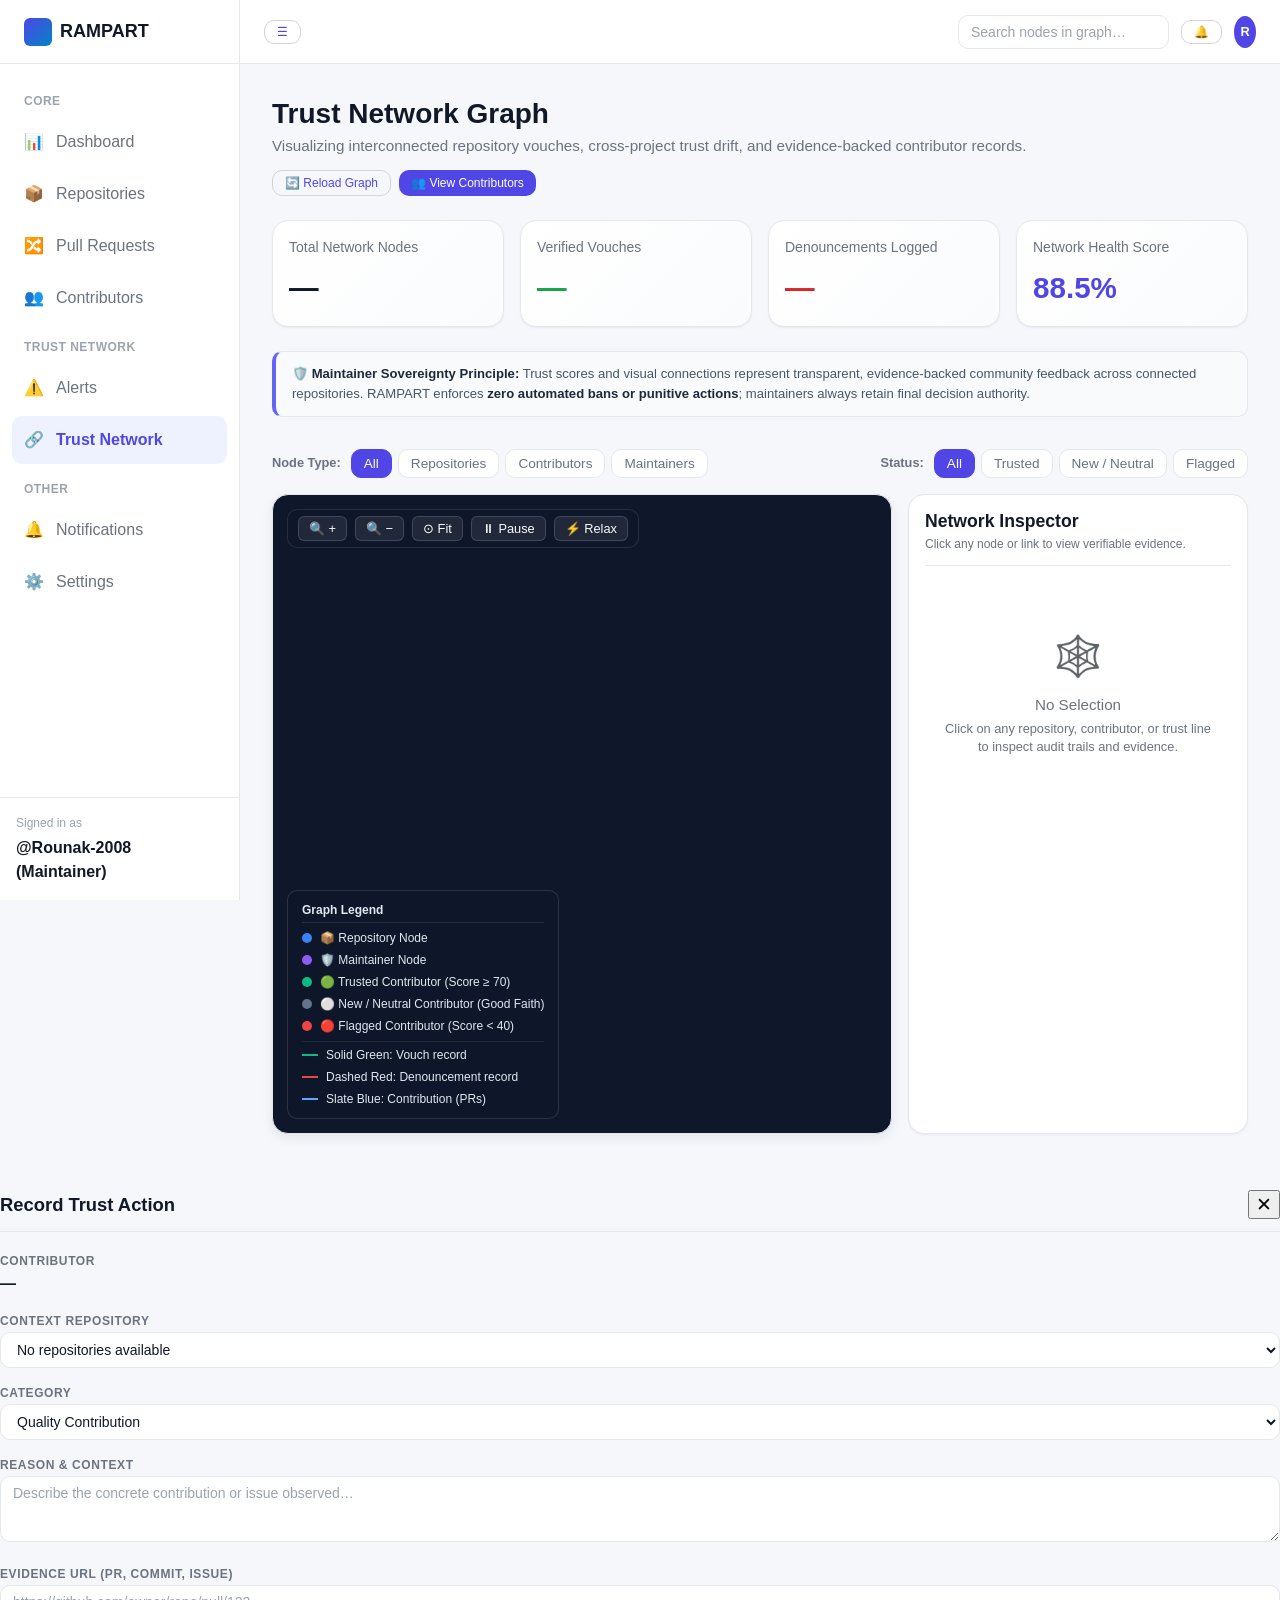
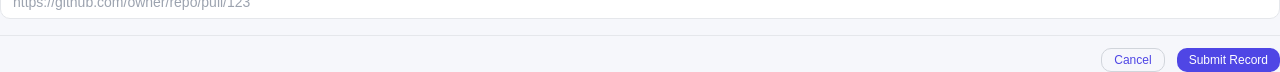
<file: pages/trust-network.html>
<!DOCTYPE html>
<html lang="en">
  <head>
    <meta charset="UTF-8" />
    <meta name="viewport" content="width=device-width, initial-scale=1.0" />
    <title>Trust Network Graph — RAMPART</title>

    <!-- Design system -->
    <link rel="stylesheet" href="../css/variables.css" />
    <link rel="stylesheet" href="../css/base.css" />
    <link rel="stylesheet" href="../css/layout.css" />
    <link rel="stylesheet" href="../css/components.css" />

    <!-- Page-specific styles -->
    <style>
      .network-overview-grid {
        display: grid;
        grid-template-columns: repeat(auto-fit, minmax(200px, 1fr));
        gap: var(--space-4);
        margin-bottom: var(--space-5);
      }

      .network-stat-card {
        background: linear-gradient(135deg, var(--color-surface) 0%, #fafbfd 100%);
        border: 1px solid var(--color-border);
        border-radius: var(--radius-lg);
        padding: var(--space-4);
        box-shadow: var(--shadow-sm);
        transition: all var(--transition-base);
      }

      .network-stat-card:hover {
        box-shadow: var(--shadow-md);
        border-color: var(--color-primary);
      }

      .network-stat-card__label {
        font-size: var(--font-size-sm);
        color: var(--color-text-secondary);
        font-weight: var(--font-weight-medium);
        margin-bottom: var(--space-2);
      }

      .network-stat-card__value {
        font-size: 1.85rem;
        font-weight: var(--font-weight-bold);
        color: var(--color-text-primary);
      }

      /* Graph Layout */
      .graph-workspace {
        display: grid;
        grid-template-columns: 1fr 340px;
        gap: var(--space-4);
        height: 640px;
        margin-bottom: var(--space-5);
      }

      @media (max-width: 1024px) {
        .graph-workspace {
          grid-template-columns: 1fr;
          height: auto;
        }
      }

      .graph-canvas-container {
        position: relative;
        background: #0f172a;
        border-radius: var(--radius-lg);
        border: 1px solid var(--color-border);
        overflow: hidden;
        box-shadow: var(--shadow-md);
        display: flex;
        flex-direction: column;
        height: 640px;
      }

      #network-canvas {
        width: 100%;
        height: 100%;
        cursor: grab;
      }

      #network-canvas:active {
        cursor: grabbing;
      }

      /* Graph Toolbar Overlay */
      .graph-floating-controls {
        position: absolute;
        top: 14px;
        left: 14px;
        display: flex;
        gap: 8px;
        z-index: 10;
        background: rgba(15, 23, 42, 0.85);
        padding: 6px 10px;
        border-radius: var(--radius-md);
        border: 1px solid rgba(255, 255, 255, 0.1);
        backdrop-filter: blur(4px);
      }

      .graph-btn {
        background: rgba(255, 255, 255, 0.08);
        border: 1px solid rgba(255, 255, 255, 0.15);
        color: #f8fafc;
        padding: 4px 10px;
        border-radius: var(--radius-sm);
        font-size: 0.8rem;
        cursor: pointer;
        transition: all 0.15s ease;
      }

      .graph-btn:hover {
        background: var(--color-primary);
        border-color: var(--color-primary);
      }

      .graph-legend-overlay {
        position: absolute;
        bottom: 14px;
        left: 14px;
        background: rgba(15, 23, 42, 0.88);
        padding: 10px 14px;
        border-radius: var(--radius-md);
        border: 1px solid rgba(255, 255, 255, 0.12);
        color: #e2e8f0;
        font-size: 0.75rem;
        z-index: 10;
        backdrop-filter: blur(4px);
        max-width: 320px;
      }

      .legend-row {
        display: flex;
        align-items: center;
        gap: 8px;
        margin-bottom: 4px;
      }

      .legend-row:last-child {
        margin-bottom: 0;
      }

      .legend-dot {
        width: 10px;
        height: 10px;
        border-radius: 50%;
        display: inline-block;
      }

      .legend-line {
        width: 16px;
        height: 2px;
        display: inline-block;
      }

      /* Inspector Panel */
      .graph-inspector {
        background: var(--color-surface);
        border: 1px solid var(--color-border);
        border-radius: var(--radius-lg);
        padding: var(--space-4);
        overflow-y: auto;
        display: flex;
        flex-direction: column;
        box-shadow: var(--shadow-sm);
        height: 640px;
      }

      .inspector-header {
        border-bottom: 1px solid var(--color-border);
        padding-bottom: var(--space-3);
        margin-bottom: var(--space-3);
      }

      .inspector-title {
        font-size: 1.1rem;
        font-weight: var(--font-weight-bold);
        color: var(--color-text-primary);
        margin: 0;
      }

      .inspector-section {
        margin-bottom: var(--space-4);
      }

      .inspector-label {
        font-size: 0.75rem;
        text-transform: uppercase;
        letter-spacing: 0.05em;
        color: var(--color-text-secondary);
        font-weight: var(--font-weight-semibold);
        margin-bottom: 4px;
      }

      .inspector-value {
        font-size: 0.9rem;
        color: var(--color-text-primary);
      }

      .edge-item-card {
        background: #f8fafc;
        border: 1px solid var(--color-border);
        border-radius: var(--radius-md);
        padding: 8px 10px;
        margin-bottom: 8px;
        font-size: 0.8rem;
      }

      .edge-item-card.vouch {
        border-left: 3px solid #10b981;
      }

      .edge-item-card.denounce {
        border-left: 3px solid #ef4444;
      }

      .edge-item-card.pr {
        border-left: 3px solid #3b82f6;
      }

      /* Filters Row */
      .network-filter-bar {
        display: flex;
        gap: var(--space-3);
        margin-bottom: var(--space-4);
        flex-wrap: wrap;
        align-items: center;
      }

      .filter-pill {
        padding: 6px 12px;
        background: var(--color-surface);
        border: 1px solid var(--color-border);
        border-radius: var(--radius-md);
        font-size: 0.85rem;
        cursor: pointer;
        color: var(--color-text-secondary);
        transition: all 0.15s ease;
      }

      .filter-pill:hover {
        border-color: var(--color-primary);
        color: var(--color-primary);
      }

      .filter-pill.active {
        background: var(--color-primary);
        border-color: var(--color-primary);
        color: white;
      }

      /* Sovereignty Banner */
      .sovereignty-banner {
        background: #f8fafc;
        border: 1px solid #e2e8f0;
        border-left: 4px solid #6366f1;
        padding: 12px 16px;
        border-radius: var(--radius-md);
        font-size: 0.82rem;
        color: #475569;
        line-height: 1.5;
        margin-bottom: var(--space-6);
      }

      .sovereignty-banner strong {
        color: #1e293b;
      }
    </style>
  </head>

  <body>
    <div class="app-shell" data-page="trust-network">
      <!-- SIDEBAR -->
      <aside class="app-sidebar">
        <div class="app-sidebar__brand">
          <div class="app-sidebar__brand-mark"></div>
          <div class="app-sidebar__brand-name">RAMPART</div>
        </div>

        <nav class="app-sidebar__nav">
          <div class="app-sidebar__section-label">Core</div>
          <a href="dashboard.html" class="nav-link" data-page="dashboard">
            <span class="nav-link__icon">📊</span>
            <span class="nav-link__label">Dashboard</span>
          </a>
          <a href="repositories.html" class="nav-link" data-page="repositories">
            <span class="nav-link__icon">📦</span>
            <span class="nav-link__label">Repositories</span>
          </a>
          <a href="pull-requests.html" class="nav-link" data-page="pull-requests">
            <span class="nav-link__icon">🔀</span>
            <span class="nav-link__label">Pull Requests</span>
          </a>
          <a href="contributors.html" class="nav-link" data-page="contributors">
            <span class="nav-link__icon">👥</span>
            <span class="nav-link__label">Contributors</span>
          </a>

          <div class="app-sidebar__section-label">Trust Network</div>
          <a href="alerts.html" class="nav-link" data-page="alerts">
            <span class="nav-link__icon">⚠️</span>
            <span class="nav-link__label">Alerts</span>
          </a>
          <a href="trust-network.html" class="nav-link is-active" data-page="trust-network">
            <span class="nav-link__icon">🔗</span>
            <span class="nav-link__label">Trust Network</span>
          </a>

          <div class="app-sidebar__section-label">Other</div>
          <a href="notifications.html" class="nav-link" data-page="notifications">
            <span class="nav-link__icon">🔔</span>
            <span class="nav-link__label">Notifications</span>
          </a>
          <a href="#settings" class="nav-link" data-page="settings">
            <span class="nav-link__icon">⚙️</span>
            <span class="nav-link__label">Settings</span>
          </a>
        </nav>

        <div class="app-sidebar__footer">
          <div style="font-size: var(--font-size-xs); color: var(--color-text-muted);">
            Signed in as
          </div>
          <div style="font-weight: var(--font-weight-semibold); margin-top: var(--space-1);">
            @Rounak-2008 (Maintainer)
          </div>
        </div>
      </aside>

      <!-- HEADER -->
      <header class="app-header">
        <div class="app-header__left">
          <button class="btn btn-secondary btn-sm app-header__menu-toggle" title="Toggle menu">
            ☰
          </button>
        </div>

        <div class="app-header__right">
          <input
            type="text"
            id="network-search-input"
            class="form-input app-header__search"
            placeholder="Search nodes in graph…"
            aria-label="Search"
          />
          <button class="btn btn-secondary btn-sm" id="header-bell-btn" title="Notifications" style="position: relative;">
            🔔
          </button>
          <div class="user-avatar" title="Signed in as Rounak-2008" style="background: var(--color-primary); color: white; display: flex; align-items: center; justify-content: center; width: 32px; height: 32px; border-radius: 50%; font-weight: bold; font-size: 0.8rem;">
            R
          </div>
        </div>
      </header>

      <!-- MAIN CONTENT -->
      <main class="app-main">
        <!-- Page Title -->
        <div style="margin-bottom: var(--space-5);">
          <div style="display: flex; justify-content: space-between; align-items: flex-start; flex-wrap: wrap; gap: var(--space-3);">
            <div>
              <h1 style="font-size: 1.75rem; font-weight: var(--font-weight-bold); margin: 0 0 4px 0;">
                Trust Network Graph
              </h1>
              <p style="color: var(--color-text-secondary); margin: 0; font-size: 0.95rem;">
                Visualizing interconnected repository vouches, cross-project trust drift, and evidence-backed contributor records.
              </p>
            </div>
            <div style="display: flex; gap: var(--space-2);">
              <button class="btn btn-secondary btn-sm" id="btn-refresh-graph">🔄 Reload Graph</button>
              <a href="contributors.html" class="btn btn-primary btn-sm">👥 View Contributors</a>
            </div>
          </div>
        </div>

        <!-- Metric Stat Cards -->
        <div class="network-overview-grid">
          <div class="network-stat-card">
            <div class="network-stat-card__label">Total Network Nodes</div>
            <div class="network-stat-card__value" id="stat-total-nodes">—</div>
          </div>
          <div class="network-stat-card">
            <div class="network-stat-card__label">Verified Vouches</div>
            <div class="network-stat-card__value" style="color: var(--color-success);" id="stat-total-vouches">—</div>
          </div>
          <div class="network-stat-card">
            <div class="network-stat-card__label">Denouncements Logged</div>
            <div class="network-stat-card__value" style="color: var(--color-danger);" id="stat-total-denounces">—</div>
          </div>
          <div class="network-stat-card">
            <div class="network-stat-card__label">Network Health Score</div>
            <div class="network-stat-card__value" style="color: var(--color-primary);" id="stat-health-score">—</div>
          </div>
        </div>

        <!-- Sovereignty Banner -->
        <div class="sovereignty-banner">
          🛡️ <strong>Maintainer Sovereignty Principle:</strong> Trust scores and visual connections represent transparent, evidence-backed community feedback across connected repositories. RAMPART enforces <strong>zero automated bans or punitive actions</strong>; maintainers always retain final decision authority.
        </div>

        <!-- Filter Controls Bar -->
        <div class="network-filter-bar">
          <div style="display: flex; gap: 6px; align-items: center; flex-wrap: wrap;">
            <span style="font-size: 0.8rem; font-weight: 600; color: var(--color-text-secondary); margin-right: 4px;">Node Type:</span>
            <button class="filter-pill active" data-filter-type="node" data-val="all">All</button>
            <button class="filter-pill" data-filter-type="node" data-val="repository">Repositories</button>
            <button class="filter-pill" data-filter-type="node" data-val="contributor">Contributors</button>
            <button class="filter-pill" data-filter-type="node" data-val="maintainer">Maintainers</button>
          </div>

          <div style="display: flex; gap: 6px; align-items: center; flex-wrap: wrap; margin-left: auto;">
            <span style="font-size: 0.8rem; font-weight: 600; color: var(--color-text-secondary); margin-right: 4px;">Status:</span>
            <button class="filter-pill active" data-filter-type="status" data-val="all">All</button>
            <button class="filter-pill" data-filter-type="status" data-val="TRUSTED">Trusted</button>
            <button class="filter-pill" data-filter-type="status" data-val="NEW">New / Neutral</button>
            <button class="filter-pill" data-filter-type="status" data-val="FLAGGED">Flagged</button>
          </div>
        </div>

        <!-- Main Graph & Inspector Grid -->
        <div class="graph-workspace">
          <!-- Canvas Container -->
          <div class="graph-canvas-container">
            <div class="graph-floating-controls">
              <button class="graph-btn" id="ctrl-zoom-in" title="Zoom In">🔍 +</button>
              <button class="graph-btn" id="ctrl-zoom-out" title="Zoom Out">🔍 −</button>
              <button class="graph-btn" id="ctrl-fit-view" title="Fit Entire Graph">⊙ Fit</button>
              <button class="graph-btn" id="ctrl-toggle-sim" title="Pause Physics">⏸ Pause</button>
              <button class="graph-btn" id="ctrl-reheat" title="Re-arrange Physics">⚡ Relax</button>
            </div>

            <!-- Legend Overlay -->
            <div class="graph-legend-overlay">
              <div style="font-weight: 600; margin-bottom: 6px; border-bottom: 1px solid rgba(255,255,255,0.1); padding-bottom: 3px;">
                Graph Legend
              </div>
              <div class="legend-row">
                <span class="legend-dot" style="background: #3b82f6;"></span>
                <span>📦 Repository Node</span>
              </div>
              <div class="legend-row">
                <span class="legend-dot" style="background: #8b5cf6;"></span>
                <span>🛡️ Maintainer Node</span>
              </div>
              <div class="legend-row">
                <span class="legend-dot" style="background: #10b981;"></span>
                <span>🟢 Trusted Contributor (Score ≥ 70)</span>
              </div>
              <div class="legend-row">
                <span class="legend-dot" style="background: #64748b;"></span>
                <span>⚪ New / Neutral Contributor (Good Faith)</span>
              </div>
              <div class="legend-row">
                <span class="legend-dot" style="background: #ef4444;"></span>
                <span>🔴 Flagged Contributor (Score &lt; 40)</span>
              </div>
              <div style="margin-top: 6px; padding-top: 4px; border-top: 1px solid rgba(255,255,255,0.08);">
                <div class="legend-row">
                  <span class="legend-line" style="background: #10b981;"></span>
                  <span>Solid Green: Vouch record</span>
                </div>
                <div class="legend-row">
                  <span class="legend-line" style="background: #ef4444; border-top: 1px dashed #ef4444;"></span>
                  <span>Dashed Red: Denouncement record</span>
                </div>
                <div class="legend-row">
                  <span class="legend-line" style="background: #60a5fa;"></span>
                  <span>Slate Blue: Contribution (PRs)</span>
                </div>
              </div>
            </div>

            <canvas id="network-canvas"></canvas>
          </div>

          <!-- Inspector Side Panel -->
          <div class="graph-inspector" id="graph-inspector">
            <div class="inspector-header">
              <h3 class="inspector-title" id="inspector-title">Network Inspector</h3>
              <div style="font-size: 0.75rem; color: var(--color-text-secondary); margin-top: 2px;" id="inspector-subtitle">
                Click any node or link to view verifiable evidence.
              </div>
            </div>

            <div id="inspector-content">
              <div style="text-align: center; padding: var(--space-8) var(--space-4); color: var(--color-text-secondary);">
                <div style="font-size: 2.5rem; margin-bottom: 8px;">🕸️</div>
                <div style="font-weight: 500; font-size: 0.95rem; margin-bottom: 4px;">No Selection</div>
                <div style="font-size: 0.8rem; line-height: 1.4;">
                  Click on any repository, contributor, or trust line to inspect audit trails and evidence.
                </div>
              </div>
            </div>
          </div>
        </div>
      </main>
    </div>

    <!-- Vouch / Denounce Action Modal -->
    <div class="modal" id="trust-action-modal">
      <div class="modal__content">
        <div style="display: flex; justify-content: space-between; align-items: center; padding-bottom: var(--space-3); border-bottom: 1px solid var(--color-border); margin-bottom: var(--space-4);">
          <h2 id="trust-modal-title" style="margin: 0; font-size: 1.15rem;">Record Trust Action</h2>
          <button class="action-btn" id="trust-modal-close" style="font-size: 1.2rem;">✕</button>
        </div>

        <form id="trust-action-form">
          <input type="hidden" id="trust-form-action-type" value="VOUCH" />
          <input type="hidden" id="trust-form-contributor-username" value="" />

          <div style="margin-bottom: var(--space-3);">
            <label class="inspector-label">Contributor</label>
            <div id="trust-form-username-display" style="font-weight: 600; font-size: 1rem; color: var(--color-text-primary);">—</div>
          </div>

          <div style="margin-bottom: var(--space-3);">
            <label class="inspector-label" for="trust-form-repo">Context Repository</label>
            <select class="form-input" id="trust-form-repo" style="width: 100%;">
              <option value="">Loading repositories…</option>
            </select>
          </div>

          <div style="margin-bottom: var(--space-3);">
            <label class="inspector-label" for="trust-form-category">Category</label>
            <select class="form-input" id="trust-form-category" style="width: 100%;">
              <option value="QUALITY_CONTRIBUTION">Quality Contribution</option>
              <option value="ARCHITECTURE">Architecture & Care</option>
              <option value="SECURITY_RESEARCH">Security Research</option>
              <option value="RELIABILITY">Reliable Tests & Docs</option>
            </select>
          </div>

          <div style="margin-bottom: var(--space-3);">
            <label class="inspector-label" for="trust-form-reason">Reason & Context</label>
            <textarea class="form-input" id="trust-form-reason" rows="3" style="width: 100%; resize: vertical;" placeholder="Describe the concrete contribution or issue observed…"></textarea>
          </div>

          <div style="margin-bottom: var(--space-4);">
            <label class="inspector-label" for="trust-form-evidence">Evidence URL (PR, Commit, Issue)</label>
            <input type="url" class="form-input" id="trust-form-evidence" style="width: 100%;" placeholder="https://github.com/owner/repo/pull/123" />
          </div>

          <div style="display: flex; gap: var(--space-3); justify-content: flex-end; border-top: 1px solid var(--color-border); padding-top: var(--space-3);">
            <button type="button" class="btn btn-secondary btn-sm" id="trust-form-cancel">Cancel</button>
            <button type="submit" class="btn btn-primary btn-sm" id="trust-form-submit">Submit Record</button>
          </div>
        </form>
      </div>
    </div>

    <!-- Scripts -->
    <script src="../js/app.js"></script>
    <script src="trust-network.js"></script>
  </body>
</html>
</file>
<file: css/variables.css>
/* ==========================================================================
   RAMPART — Design Tokens
   Single source of truth for color, type, spacing and layout values.
   Every component file should reference these variables instead of
   hard-coding raw values, so theming / future dark-mode support stays easy.
   ========================================================================== */

:root {
  /* ---- Brand / semantic colors ---------------------------------------- */
  --color-primary: #4f46e5;       /* indigo — primary actions, active nav */
  --color-primary-hover: #4338ca;
  --color-primary-light: #eef2ff;

  --color-success: #16a34a;       /* vouch / positive trust signal */
  --color-success-light: #ecfdf5;
  --color-danger: #dc2626;        /* denounce / suspicious activity */
  --color-danger-light: #fef2f2;
  --color-warning: #d97706;       /* alerts, pending review */
  --color-warning-light: #fffbeb;
  --color-info: #0284c7;
  --color-info-light: #f0f9ff;

  /* ---- Neutrals ---------------------------------------------------------*/
  --color-bg: #f6f7fb;            /* app background */
  --color-surface: #ffffff;       /* cards, panels, sidebar, header */
  --color-border: #e5e7eb;
  --color-border-strong: #d1d5db;

  --color-text-primary: #111827;
  --color-text-secondary: #6b7280;
  --color-text-muted: #9ca3af;
  --color-text-on-primary: #ffffff;

  /* ---- Typography ------------------------------------------------------*/
  --font-family-base: -apple-system, BlinkMacSystemFont, "Segoe UI", Roboto,
    "Helvetica Neue", Arial, sans-serif;
  --font-family-mono: "SFMono-Regular", Consolas, "Liberation Mono", Menlo,
    monospace;

  --font-size-xs: 0.75rem;   /* 12px */
  --font-size-sm: 0.875rem;  /* 14px */
  --font-size-base: 1rem;    /* 16px */
  --font-size-md: 1.125rem;  /* 18px */
  --font-size-lg: 1.375rem;  /* 22px */
  --font-size-xl: 1.75rem;   /* 28px */
  --font-size-xxl: 2.25rem;  /* 36px */

  --font-weight-regular: 400;
  --font-weight-medium: 500;
  --font-weight-semibold: 600;
  --font-weight-bold: 700;

  --line-height-tight: 1.25;
  --line-height-base: 1.5;

  /* ---- Spacing scale (4px base) -----------------------------------------*/
  --space-1: 0.25rem;  /* 4px */
  --space-2: 0.5rem;   /* 8px */
  --space-3: 0.75rem;  /* 12px */
  --space-4: 1rem;     /* 16px */
  --space-5: 1.5rem;   /* 24px */
  --space-6: 2rem;     /* 32px */
  --space-7: 2.5rem;   /* 40px */
  --space-8: 3rem;     /* 48px */

  /* ---- Radius / elevation ----------------------------------------------*/
  --radius-sm: 6px;
  --radius-md: 10px;
  --radius-lg: 16px;
  --radius-full: 999px;

  --shadow-sm: 0 1px 2px rgba(17, 24, 39, 0.06);
  --shadow-md: 0 4px 12px rgba(17, 24, 39, 0.08);
  --shadow-lg: 0 10px 30px rgba(17, 24, 39, 0.12);

  /* ---- Layout ------------------------------------------------------------*/
  --layout-header-height: 64px;
  --layout-sidebar-width: 240px;
  --layout-sidebar-width-collapsed: 72px;
  --layout-content-max-width: 1280px;

  /* ---- Motion ------------------------------------------------------------*/
  --transition-fast: 120ms ease;
  --transition-base: 200ms ease;

  /* ---- Z-index scale -------------------------------------------------------*/
  --z-header: 100;
  --z-sidebar: 90;
  --z-overlay: 200;
  --z-toast: 300;
}
</file>
<file: css/base.css>
/* ==========================================================================
   RAMPART — Base / Reset
   Global resets and base element styling. No component-specific rules here.
   ========================================================================== */

*,
*::before,
*::after {
  box-sizing: border-box;
}

html,
body {
  margin: 0;
  padding: 0;
}

html {
  -webkit-text-size-adjust: 100%;
  scroll-behavior: smooth;
}

body {
  font-family: var(--font-family-base);
  font-size: var(--font-size-base);
  line-height: var(--line-height-base);
  color: var(--color-text-primary);
  background-color: var(--color-bg);
  -webkit-font-smoothing: antialiased;
}

h1, h2, h3, h4, h5, h6 {
  margin: 0 0 var(--space-3) 0;
  font-weight: var(--font-weight-semibold);
  line-height: var(--line-height-tight);
  color: var(--color-text-primary);
}

h1 { font-size: var(--font-size-xxl); }
h2 { font-size: var(--font-size-xl); }
h3 { font-size: var(--font-size-lg); }
h4 { font-size: var(--font-size-md); }

p {
  margin: 0 0 var(--space-3) 0;
  color: var(--color-text-secondary);
}

a {
  color: var(--color-primary);
  text-decoration: none;
}

a:hover {
  text-decoration: underline;
}

ul, ol {
  margin: 0;
  padding: 0;
  list-style: none;
}

button {
  font-family: inherit;
  cursor: pointer;
}

img, svg {
  display: block;
  max-width: 100%;
}

:focus-visible {
  outline: 2px solid var(--color-primary);
  outline-offset: 2px;
}

/* Small utility classes used across pages */
.visually-hidden {
  position: absolute;
  width: 1px;
  height: 1px;
  overflow: hidden;
  clip: rect(0 0 0 0);
  white-space: nowrap;
}

.text-muted { color: var(--color-text-muted); }
.text-secondary { color: var(--color-text-secondary); }
</file>
<file: css/layout.css>
/* ==========================================================================
   RAMPART — Application Shell Layout
   Header + Sidebar + Main content grid, shared by every page.
   ========================================================================== */

.app-shell {
  min-height: 100vh;
  display: grid;
  grid-template-columns: var(--layout-sidebar-width) minmax(0, 1fr);
  grid-template-rows: var(--layout-header-height) 1fr;
  grid-template-areas:
    "sidebar header"
    "sidebar main";
  transition: grid-template-columns var(--transition-base);
}

.app-shell.is-sidebar-collapsed {
  grid-template-columns: var(--layout-sidebar-width-collapsed) minmax(0, 1fr);
}

/* ---- Header ------------------------------------------------------------ */
.app-header {
  grid-area: header;
  position: sticky;
  top: 0;
  z-index: var(--z-header);
  display: flex;
  align-items: center;
  justify-content: space-between;
  gap: var(--space-4);
  height: var(--layout-header-height);
  padding: 0 var(--space-5);
  background-color: var(--color-surface);
  border-bottom: 1px solid var(--color-border);
  min-width: 0;
}

.app-header__left,
.app-header__right {
  display: flex;
  align-items: center;
  gap: var(--space-3);
}

.app-header__menu-toggle {
  display: none;
}

.app-header__search {
  width: 280px;
}

/* ---- Sidebar ------------------------------------------------------------ */
.app-sidebar {
  grid-area: sidebar;
  position: sticky;
  top: 0;
  height: 100vh;
  z-index: var(--z-sidebar);
  display: flex;
  flex-direction: column;
  background-color: var(--color-surface);
  border-right: 1px solid var(--color-border);
  overflow-y: auto;
}

.app-sidebar__brand {
  display: flex;
  align-items: center;
  gap: var(--space-2);
  height: var(--layout-header-height);
  padding: 0 var(--space-5);
  border-bottom: 1px solid var(--color-border);
  flex-shrink: 0;
}

.app-sidebar__brand-mark {
  width: 28px;
  height: 28px;
  border-radius: var(--radius-sm);
  background: linear-gradient(135deg, var(--color-primary), var(--color-info));
  flex-shrink: 0;
}

.app-sidebar__brand-name {
  font-weight: var(--font-weight-bold);
  font-size: var(--font-size-md);
  white-space: nowrap;
  overflow: hidden;
}

.app-shell.is-sidebar-collapsed .app-sidebar__brand-name,
.app-shell.is-sidebar-collapsed .nav-link__label,
.app-shell.is-sidebar-collapsed .app-sidebar__section-label {
  display: none;
}

.app-sidebar__nav {
  flex: 1;
  padding: var(--space-4) var(--space-3);
}

.app-sidebar__section-label {
  padding: var(--space-3) var(--space-3) var(--space-2);
  font-size: var(--font-size-xs);
  font-weight: var(--font-weight-semibold);
  letter-spacing: 0.04em;
  text-transform: uppercase;
  color: var(--color-text-muted);
}

.app-sidebar__footer {
  padding: var(--space-4);
  border-top: 1px solid var(--color-border);
  flex-shrink: 0;
}

/* ---- Main content -------------------------------------------------------*/
.app-main {
  grid-area: main;
  padding: var(--space-6);
  width: 100%;
  min-width: 0;
  overflow-x: hidden;
}

.app-main__inner {
  max-width: var(--layout-content-max-width);
  margin: 0 auto;
  width: 100%;
  min-width: 0;
  display: flex;
  flex-direction: column;
  gap: var(--space-6);
}

.page-header {
  display: flex;
  flex-wrap: wrap;
  align-items: flex-end;
  justify-content: space-between;
  gap: var(--space-4);
}

.page-header__title h1 {
  margin-bottom: var(--space-1);
}

/* ---- Overlay for mobile sidebar ----------------------------------------*/
.app-overlay {
  display: none;
  position: fixed;
  inset: 0;
  background: rgba(17, 24, 39, 0.45);
  z-index: var(--z-overlay);
}

.app-shell.is-mobile-nav-open .app-overlay {
  display: block;
}

/* ---- Responsive ----------------------------------------------------------
   Breakpoints:
   >= 1024px : full sidebar + header, as above
   768–1023px: sidebar collapses to icon rail by default
   < 768px   : sidebar becomes an off-canvas drawer, header shows menu toggle
   ------------------------------------------------------------------------ */

@media (max-width: 1023px) {
  .app-shell {
    grid-template-columns: var(--layout-sidebar-width-collapsed) minmax(0, 1fr);
  }

  .app-sidebar__brand-name,
  .nav-link__label,
  .app-sidebar__section-label {
    display: none;
  }

  .app-header__search {
    width: 180px;
  }
}

@media (max-width: 767px) {
  .app-shell {
    grid-template-columns: 1fr;
    grid-template-areas:
      "header"
      "main";
  }

  .app-header__menu-toggle {
    display: inline-flex;
  }

  .app-header__search {
    display: none;
  }

  .app-sidebar {
    position: fixed;
    left: 0;
    top: 0;
    width: var(--layout-sidebar-width);
    transform: translateX(-100%);
    transition: transform var(--transition-base);
    box-shadow: var(--shadow-lg);
  }

  .app-sidebar__brand-name,
  .nav-link__label,
  .app-sidebar__section-label {
    display: block;
  }

  .app-shell.is-mobile-nav-open .app-sidebar {
    transform: translateX(0);
  }

  .app-main {
    padding: var(--space-4);
  }
}
</file>
<file: css/components.css>
/* ==========================================================================
   RAMPART — Reusable UI Components
   Buttons, inputs, badges, cards, nav links, and common UI patterns.
   ========================================================================== */

/* ---- Buttons ------------------------------------------------------------ */
.btn {
  display: inline-flex;
  align-items: center;
  justify-content: center;
  gap: var(--space-2);
  padding: var(--space-2) var(--space-4);
  font-size: var(--font-size-sm);
  font-weight: var(--font-weight-medium);
  border: none;
  border-radius: var(--radius-md);
  transition: all var(--transition-base);
  white-space: nowrap;
  user-select: none;
}

.btn:disabled {
  opacity: 0.6;
  cursor: not-allowed;
}

/* Primary button */
.btn-primary {
  background-color: var(--color-primary);
  color: var(--color-text-on-primary);
}

.btn-primary:hover:not(:disabled) {
  background-color: var(--color-primary-hover);
}

/* Secondary (outline) button */
.btn-secondary {
  background-color: transparent;
  color: var(--color-primary);
  border: 1px solid var(--color-border-strong);
}

.btn-secondary:hover:not(:disabled) {
  background-color: var(--color-primary-light);
  border-color: var(--color-primary);
}

/* Success button — vouch / positive */
.btn-success {
  background-color: var(--color-success);
  color: var(--color-text-on-primary);
}

.btn-success:hover:not(:disabled) {
  background-color: #15803d;
}

/* Danger button — denounce / negative */
.btn-danger {
  background-color: var(--color-danger);
  color: var(--color-text-on-primary);
}

.btn-danger:hover:not(:disabled) {
  background-color: #b91c1c;
}

/* Small button variant */
.btn-sm {
  padding: var(--space-1) var(--space-3);
  font-size: var(--font-size-xs);
}

/* Large button variant */
.btn-lg {
  padding: var(--space-3) var(--space-6);
  font-size: var(--font-size-base);
}

/* Button group */
.btn-group {
  display: inline-flex;
  gap: var(--space-2);
}

/* ---- Input fields ------------------------------------------------------ */
.form-input,
.form-select,
.form-textarea {
  width: 100%;
  padding: var(--space-2) var(--space-3);
  font-family: inherit;
  font-size: var(--font-size-sm);
  color: var(--color-text-primary);
  background-color: var(--color-surface);
  border: 1px solid var(--color-border);
  border-radius: var(--radius-md);
  transition: border-color var(--transition-fast);
}

.form-input:focus,
.form-select:focus,
.form-textarea:focus {
  outline: none;
  border-color: var(--color-primary);
  box-shadow: 0 0 0 3px var(--color-primary-light);
}

.form-input::placeholder {
  color: var(--color-text-muted);
}

.form-textarea {
  resize: vertical;
  min-height: 120px;
}

.form-group {
  display: flex;
  flex-direction: column;
  gap: var(--space-2);
  margin-bottom: var(--space-4);
}

.form-label {
  font-weight: var(--font-weight-medium);
  color: var(--color-text-primary);
}

.form-label.required::after {
  content: "*";
  color: var(--color-danger);
  margin-left: 4px;
}

.form-error {
  color: var(--color-danger);
  font-size: var(--font-size-xs);
  margin-top: -var(--space-2);
}

.form-help {
  color: var(--color-text-muted);
  font-size: var(--font-size-xs);
}

/* ---- Badges / Status labels -------------------------------------------*/
.badge {
  display: inline-flex;
  align-items: center;
  gap: var(--space-1);
  padding: var(--space-1) var(--space-2);
  font-size: var(--font-size-xs);
  font-weight: var(--font-weight-medium);
  border-radius: var(--radius-full);
  white-space: nowrap;
}

.badge-primary {
  background-color: var(--color-primary-light);
  color: var(--color-primary);
}

.badge-success {
  background-color: var(--color-success-light);
  color: var(--color-success);
}

.badge-danger {
  background-color: var(--color-danger-light);
  color: var(--color-danger);
}

.badge-warning {
  background-color: var(--color-warning-light);
  color: var(--color-warning);
}

/* ---- Cards / Panels ---------------------------------------------------- */
.card {
  background-color: var(--color-surface);
  border: 1px solid var(--color-border);
  border-radius: var(--radius-lg);
  padding: var(--space-5);
  box-shadow: var(--shadow-sm);
  transition: box-shadow var(--transition-base);
}

.card:hover {
  box-shadow: var(--shadow-md);
}

.card__header {
  margin-bottom: var(--space-4);
  border-bottom: 1px solid var(--color-border);
  padding-bottom: var(--space-4);
}

.card__title {
  margin: 0;
  font-size: var(--font-size-lg);
}

.card__subtitle {
  margin: var(--space-2) 0 0;
  font-size: var(--font-size-sm);
  color: var(--color-text-secondary);
}

/* ---- Navigation links (Sidebar nav) ------------------------------------- */
.nav-link {
  display: flex;
  align-items: center;
  gap: var(--space-3);
  padding: var(--space-3) var(--space-3);
  color: var(--color-text-secondary);
  border-radius: var(--radius-md);
  transition: all var(--transition-fast);
  text-decoration: none;
  margin-bottom: var(--space-1);
}

.nav-link:hover {
  background-color: var(--color-primary-light);
  color: var(--color-primary);
}

.nav-link.is-active {
  background-color: var(--color-primary-light);
  color: var(--color-primary);
  font-weight: var(--font-weight-semibold);
}

.nav-link__icon {
  width: 20px;
  height: 20px;
  flex-shrink: 0;
  display: flex;
  align-items: center;
  justify-content: center;
}

.nav-link__label {
  flex: 1;
  overflow: hidden;
  text-overflow: ellipsis;
  white-space: nowrap;
}

/* ---- Alert boxes / Callouts ------------------------------------------*/
.alert {
  padding: var(--space-4);
  border-radius: var(--radius-md);
  border-left: 4px solid;
  display: flex;
  gap: var(--space-3);
  align-items: flex-start;
  margin-bottom: var(--space-4);
}

.alert-info {
  background-color: var(--color-info-light);
  border-color: var(--color-info);
  color: var(--color-info);
}

.alert-warning {
  background-color: var(--color-warning-light);
  border-color: var(--color-warning);
  color: var(--color-warning);
}

.alert-danger {
  background-color: var(--color-danger-light);
  border-color: var(--color-danger);
  color: var(--color-danger);
}

.alert-success {
  background-color: var(--color-success-light);
  border-color: var(--color-success);
  color: var(--color-success);
}

.alert__icon {
  width: 20px;
  height: 20px;
  flex-shrink: 0;
}

.alert__content {
  flex: 1;
}

.alert__title {
  margin: 0 0 var(--space-1);
  font-weight: var(--font-weight-semibold);
  font-size: var(--font-size-sm);
}

.alert__message {
  margin: 0;
  font-size: var(--font-size-sm);
}

/* ---- Tables -------------------------------------------------------------- */
.table {
  width: 100%;
  border-collapse: collapse;
  font-size: var(--font-size-sm);
}

.table th {
  background-color: var(--color-bg);
  padding: var(--space-3);
  text-align: left;
  font-weight: var(--font-weight-semibold);
  border-bottom: 2px solid var(--color-border);
  color: var(--color-text-primary);
}

.table td {
  padding: var(--space-3);
  border-bottom: 1px solid var(--color-border);
}

.table tbody tr:hover {
  background-color: var(--color-primary-light);
}

/* ---- Tabs ---------------------------------------------------------------- */
.tabs {
  display: flex;
  border-bottom: 1px solid var(--color-border);
  margin-bottom: var(--space-5);
  gap: var(--space-2);
}

.tabs__tab {
  padding: var(--space-3) var(--space-4);
  border: none;
  background: none;
  cursor: pointer;
  color: var(--color-text-secondary);
  font-weight: var(--font-weight-medium);
  border-bottom: 3px solid transparent;
  transition: all var(--transition-fast);
}

.tabs__tab:hover {
  color: var(--color-primary);
}

.tabs__tab.is-active {
  color: var(--color-primary);
  border-bottom-color: var(--color-primary);
}

/* ---- Empty state --------------------------------------------------------- */
.empty-state {
  padding: var(--space-8) var(--space-5);
  text-align: center;
  color: var(--color-text-secondary);
}

.empty-state__icon {
  width: 64px;
  height: 64px;
  margin: 0 auto var(--space-4);
  opacity: 0.5;
}

.empty-state__title {
  margin: 0 0 var(--space-2);
  font-size: var(--font-size-lg);
  font-weight: var(--font-weight-semibold);
  color: var(--color-text-primary);
}

.empty-state__message {
  margin: 0 0 var(--space-5);
  max-width: 400px;
  margin-left: auto;
  margin-right: auto;
}

.empty-state__action {
  display: inline-block;
}
</file>
